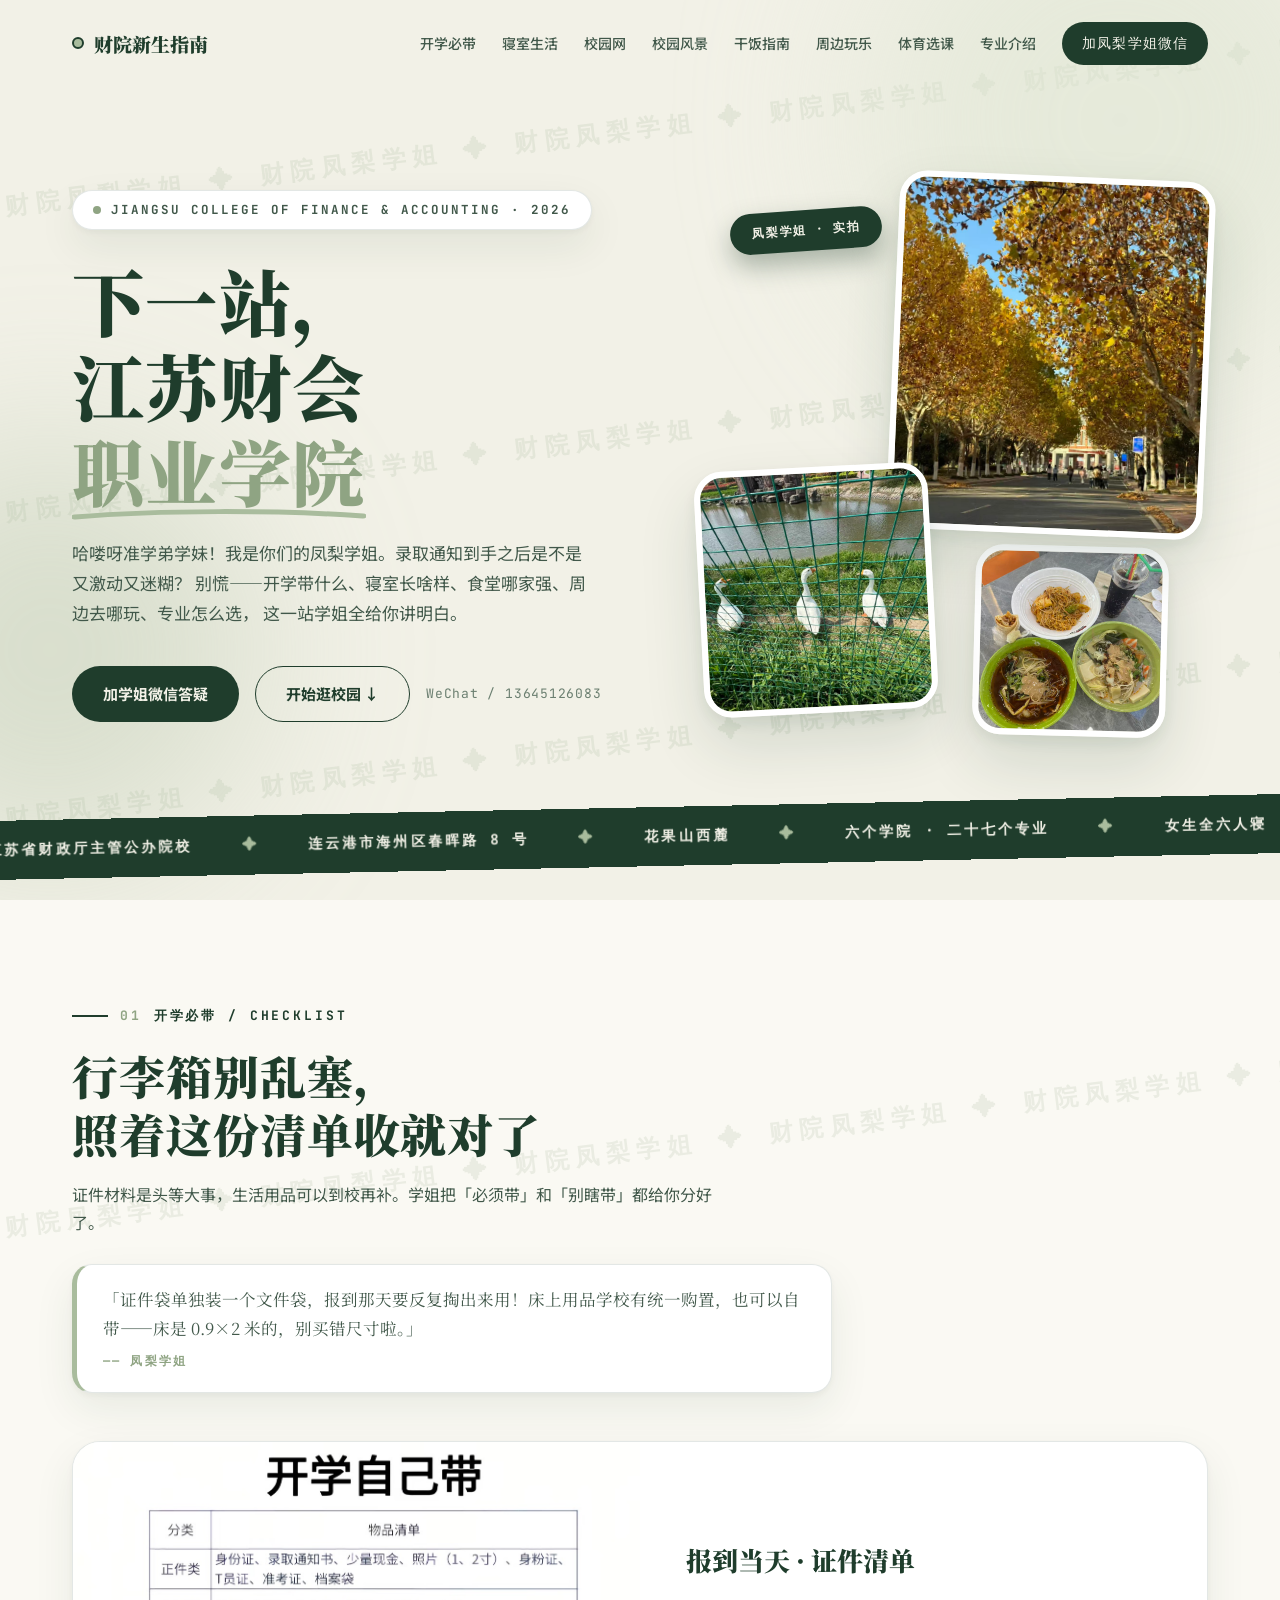
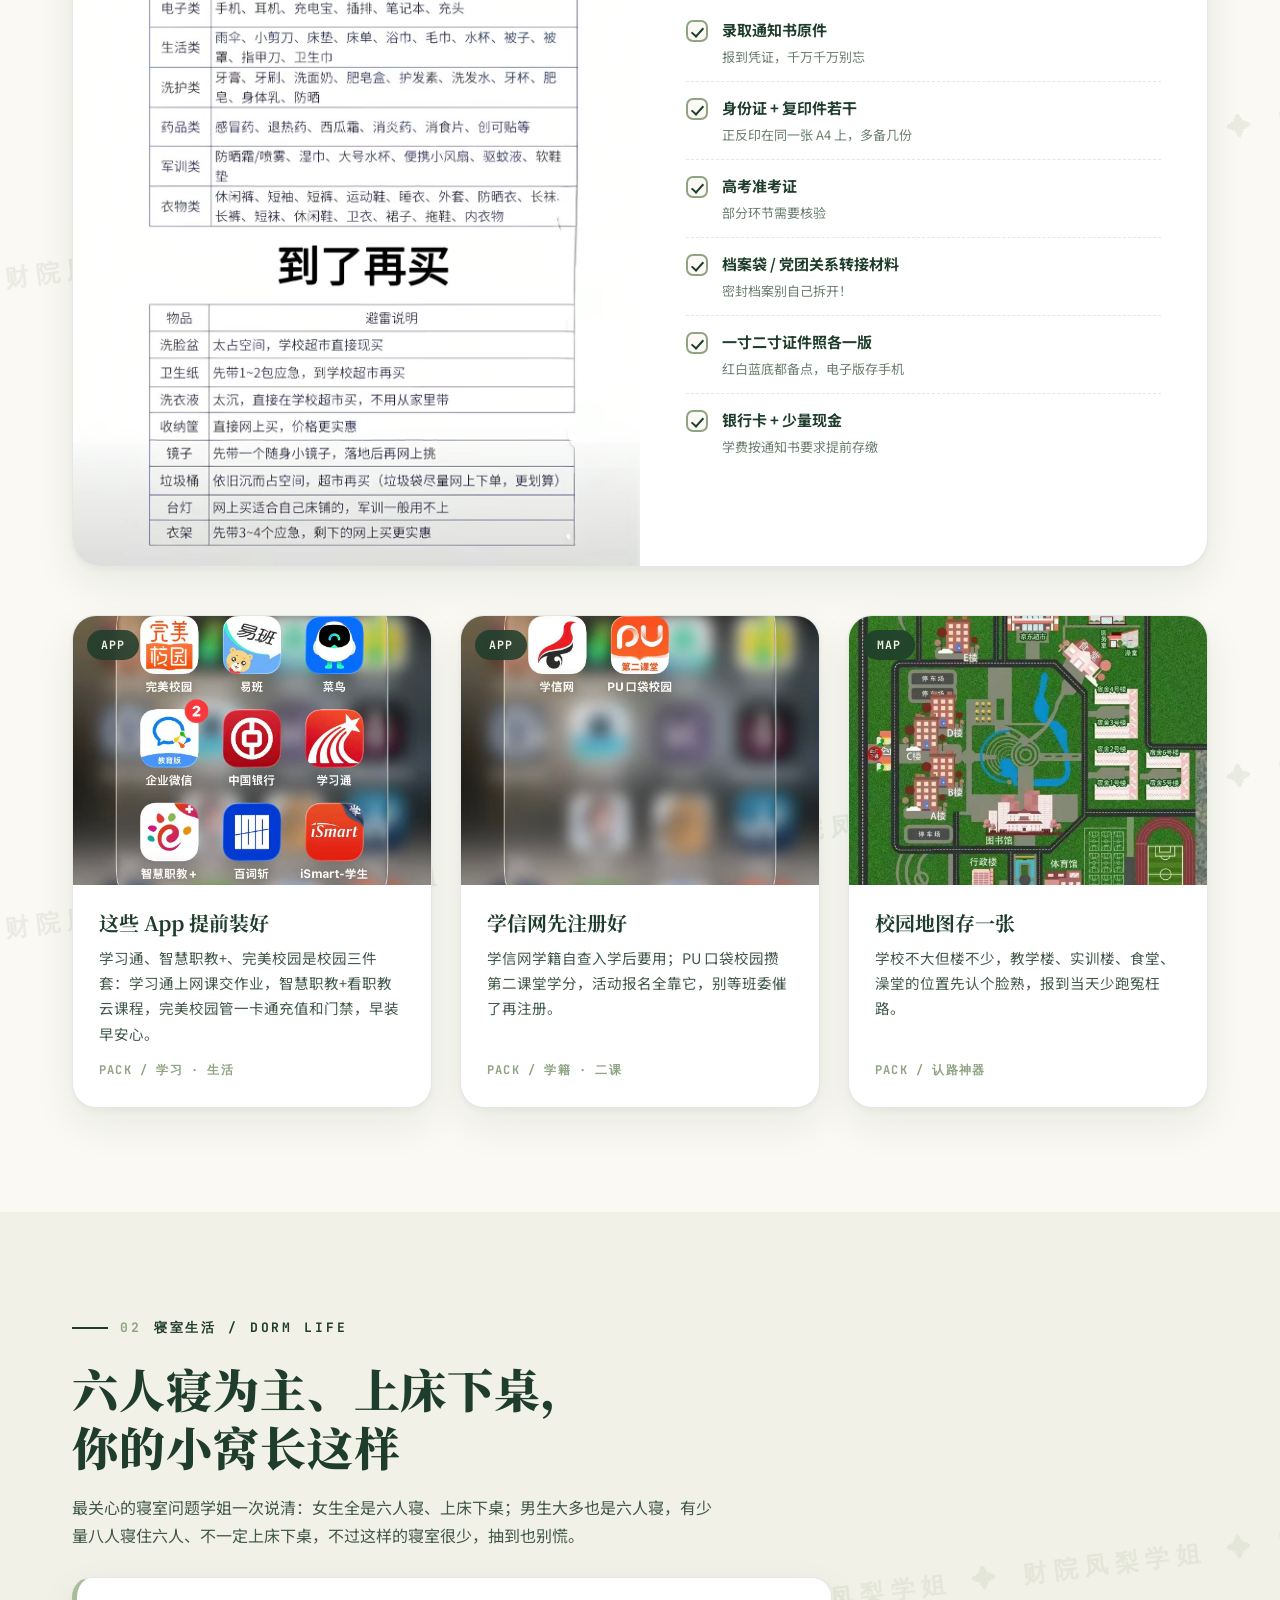
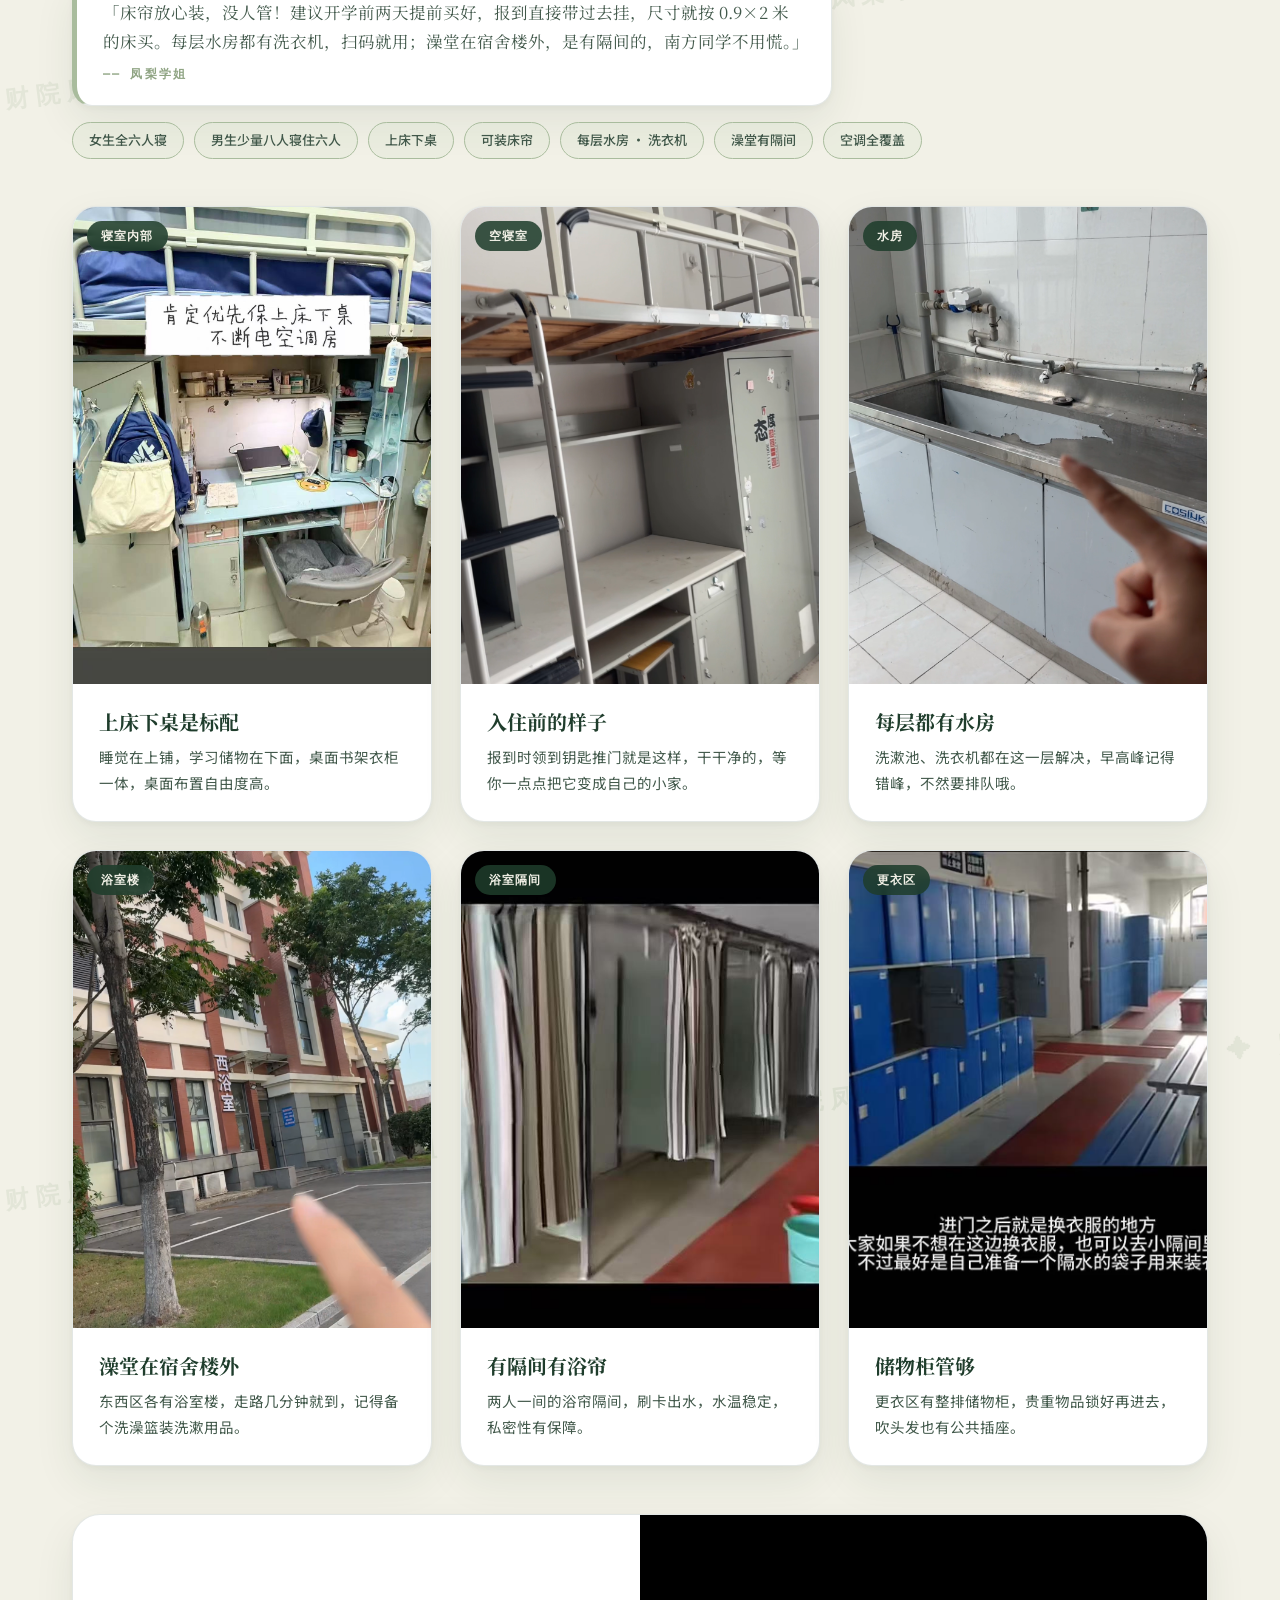
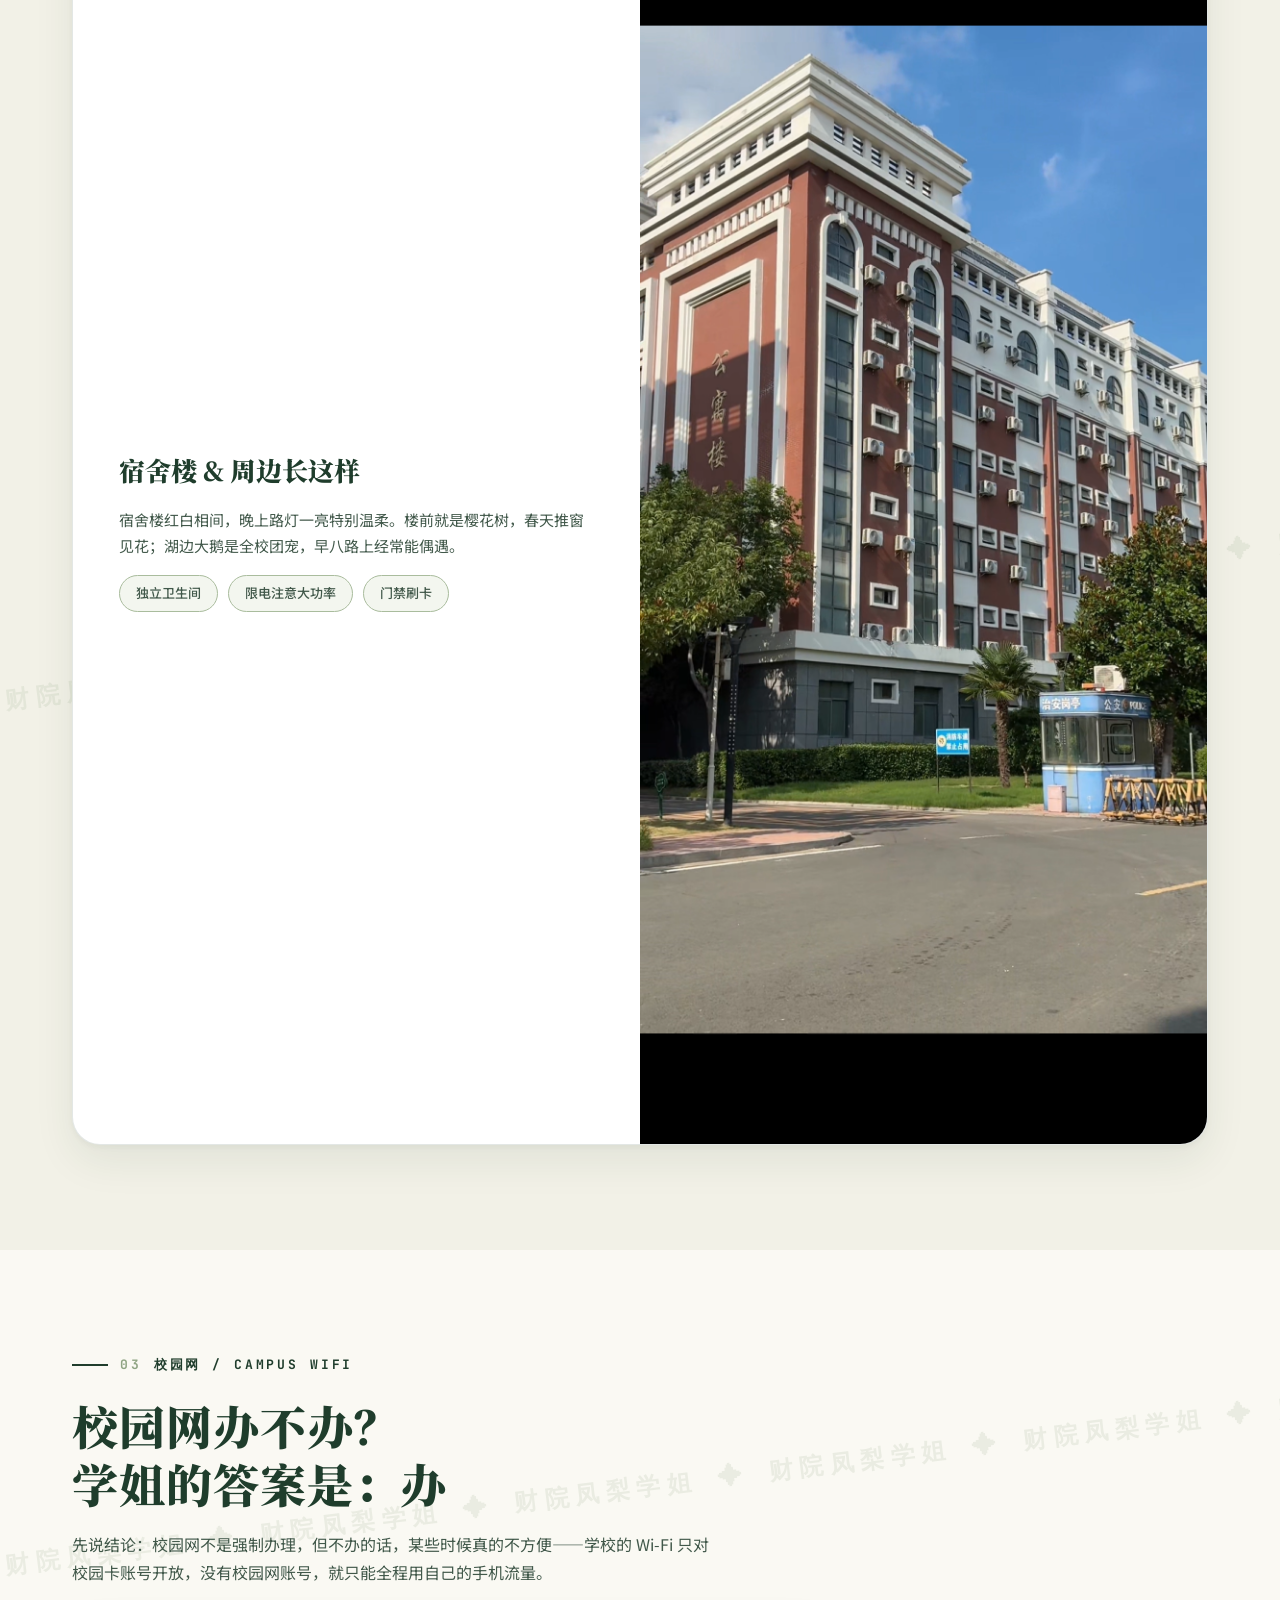
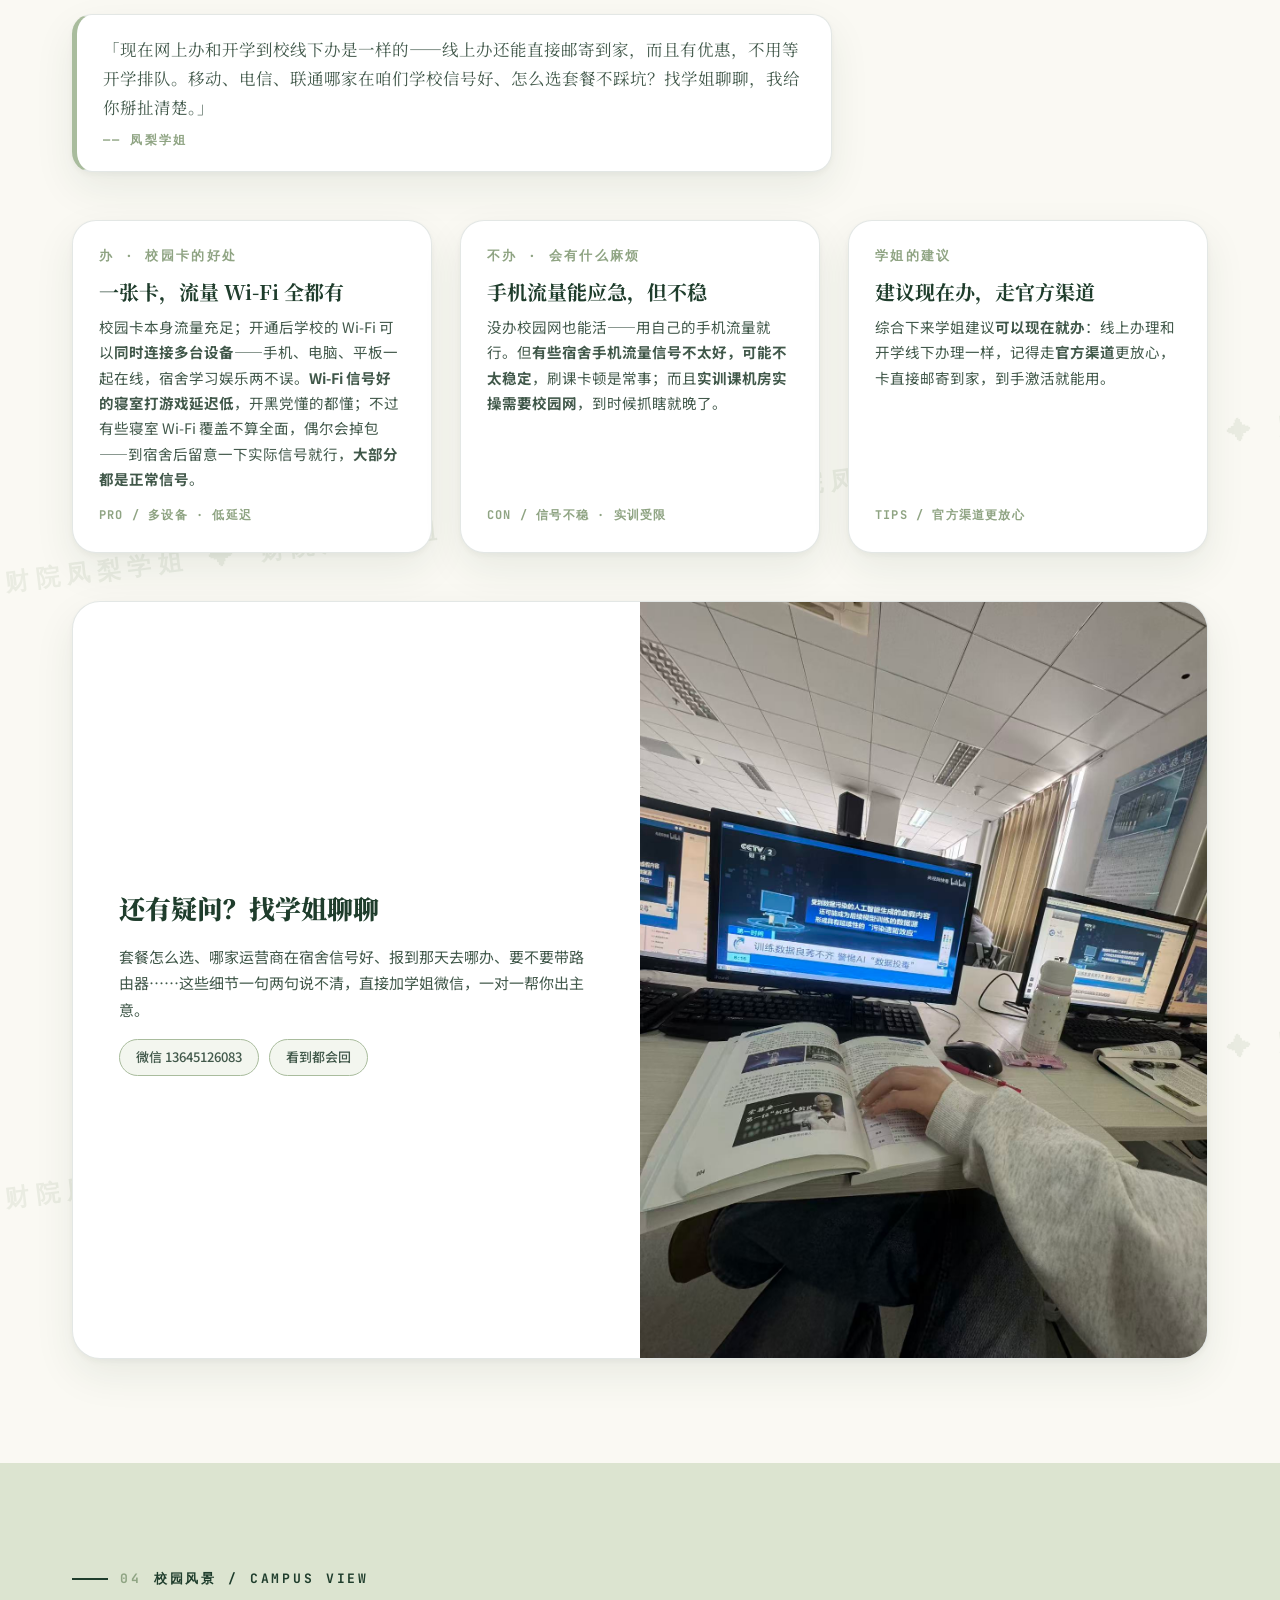
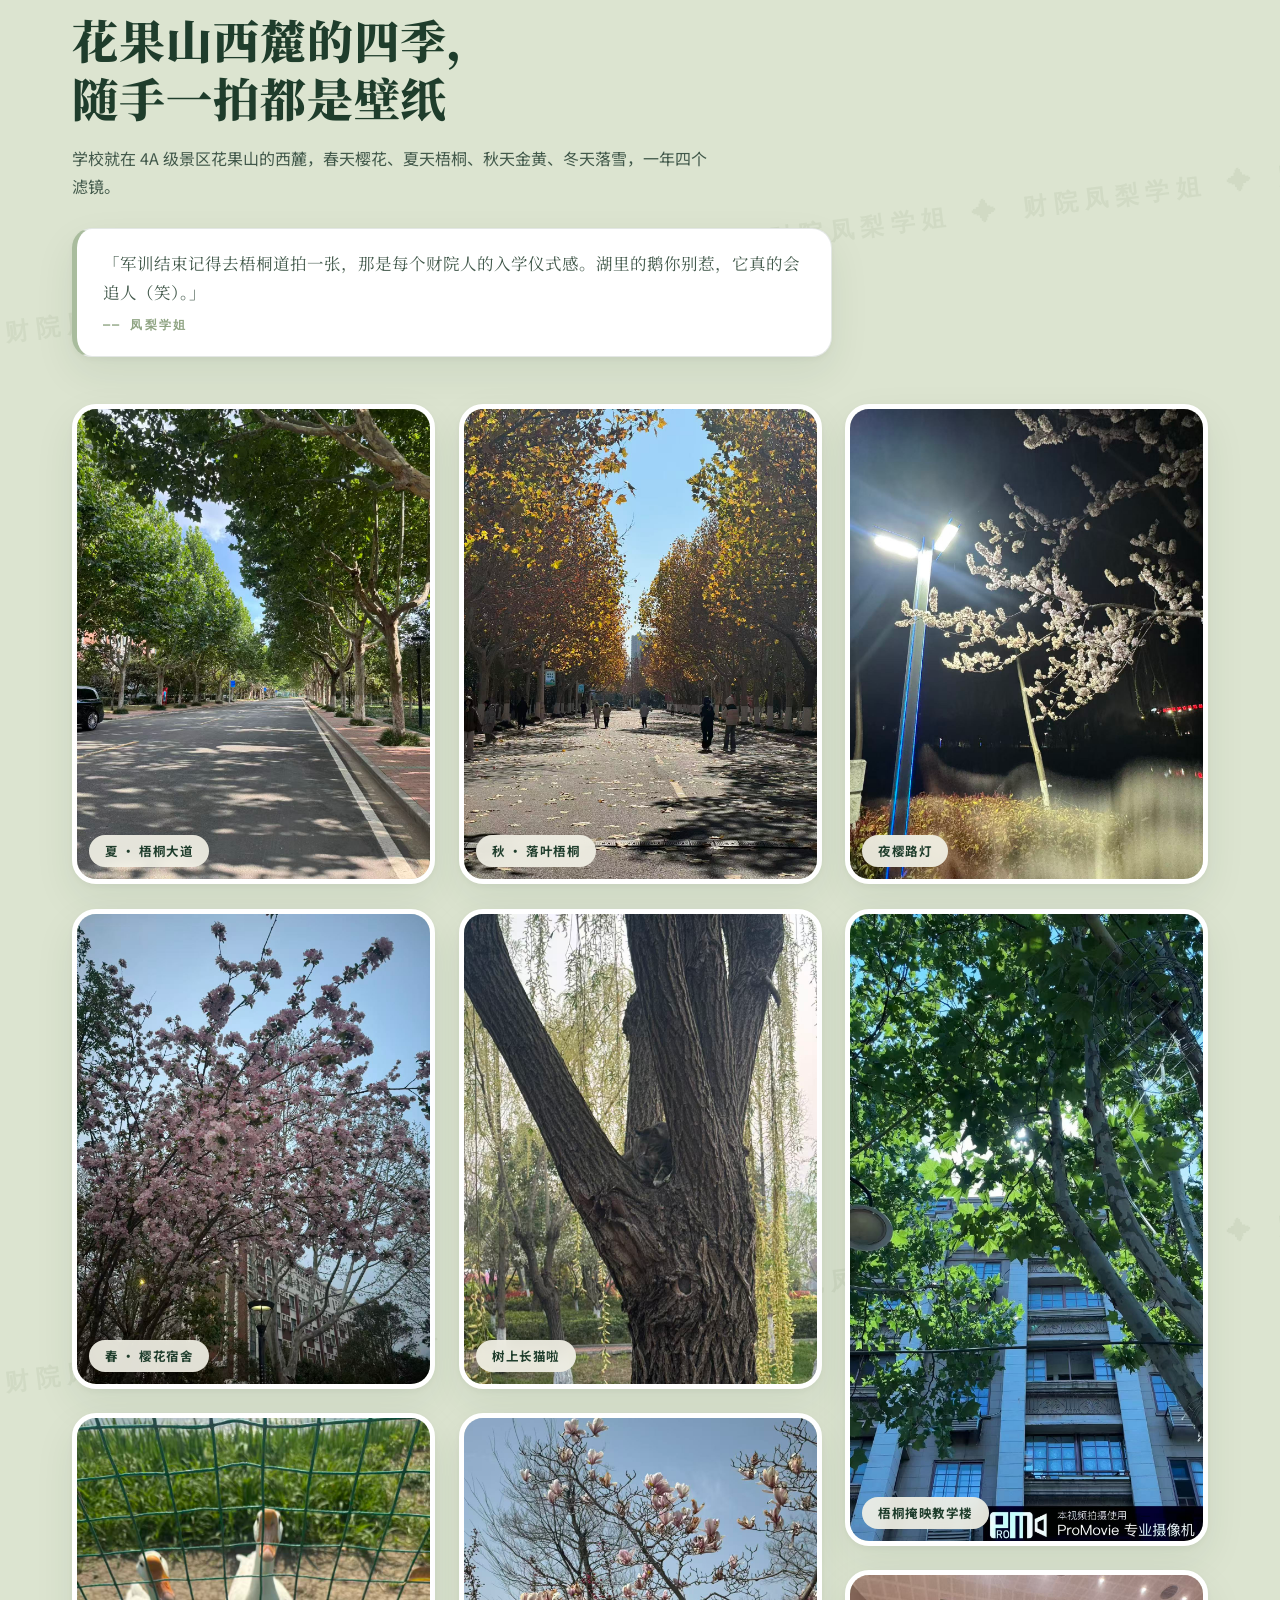
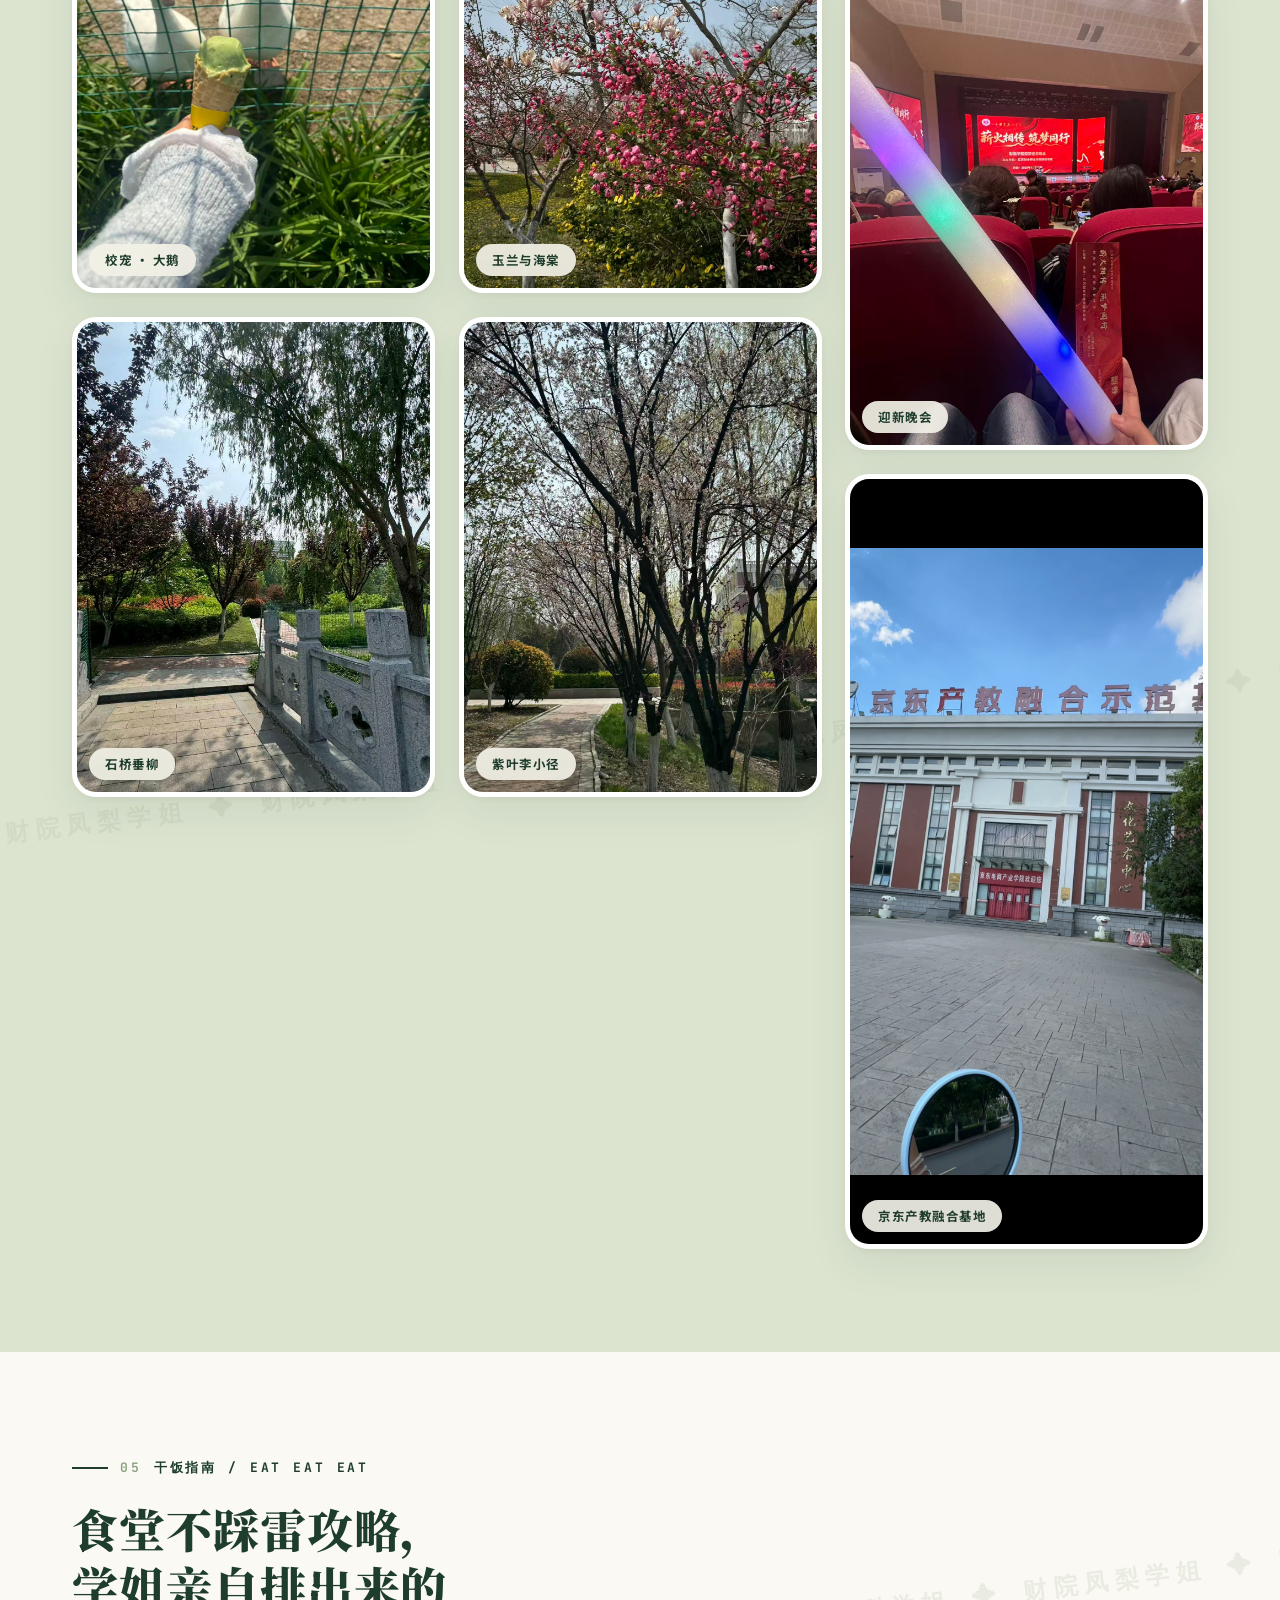
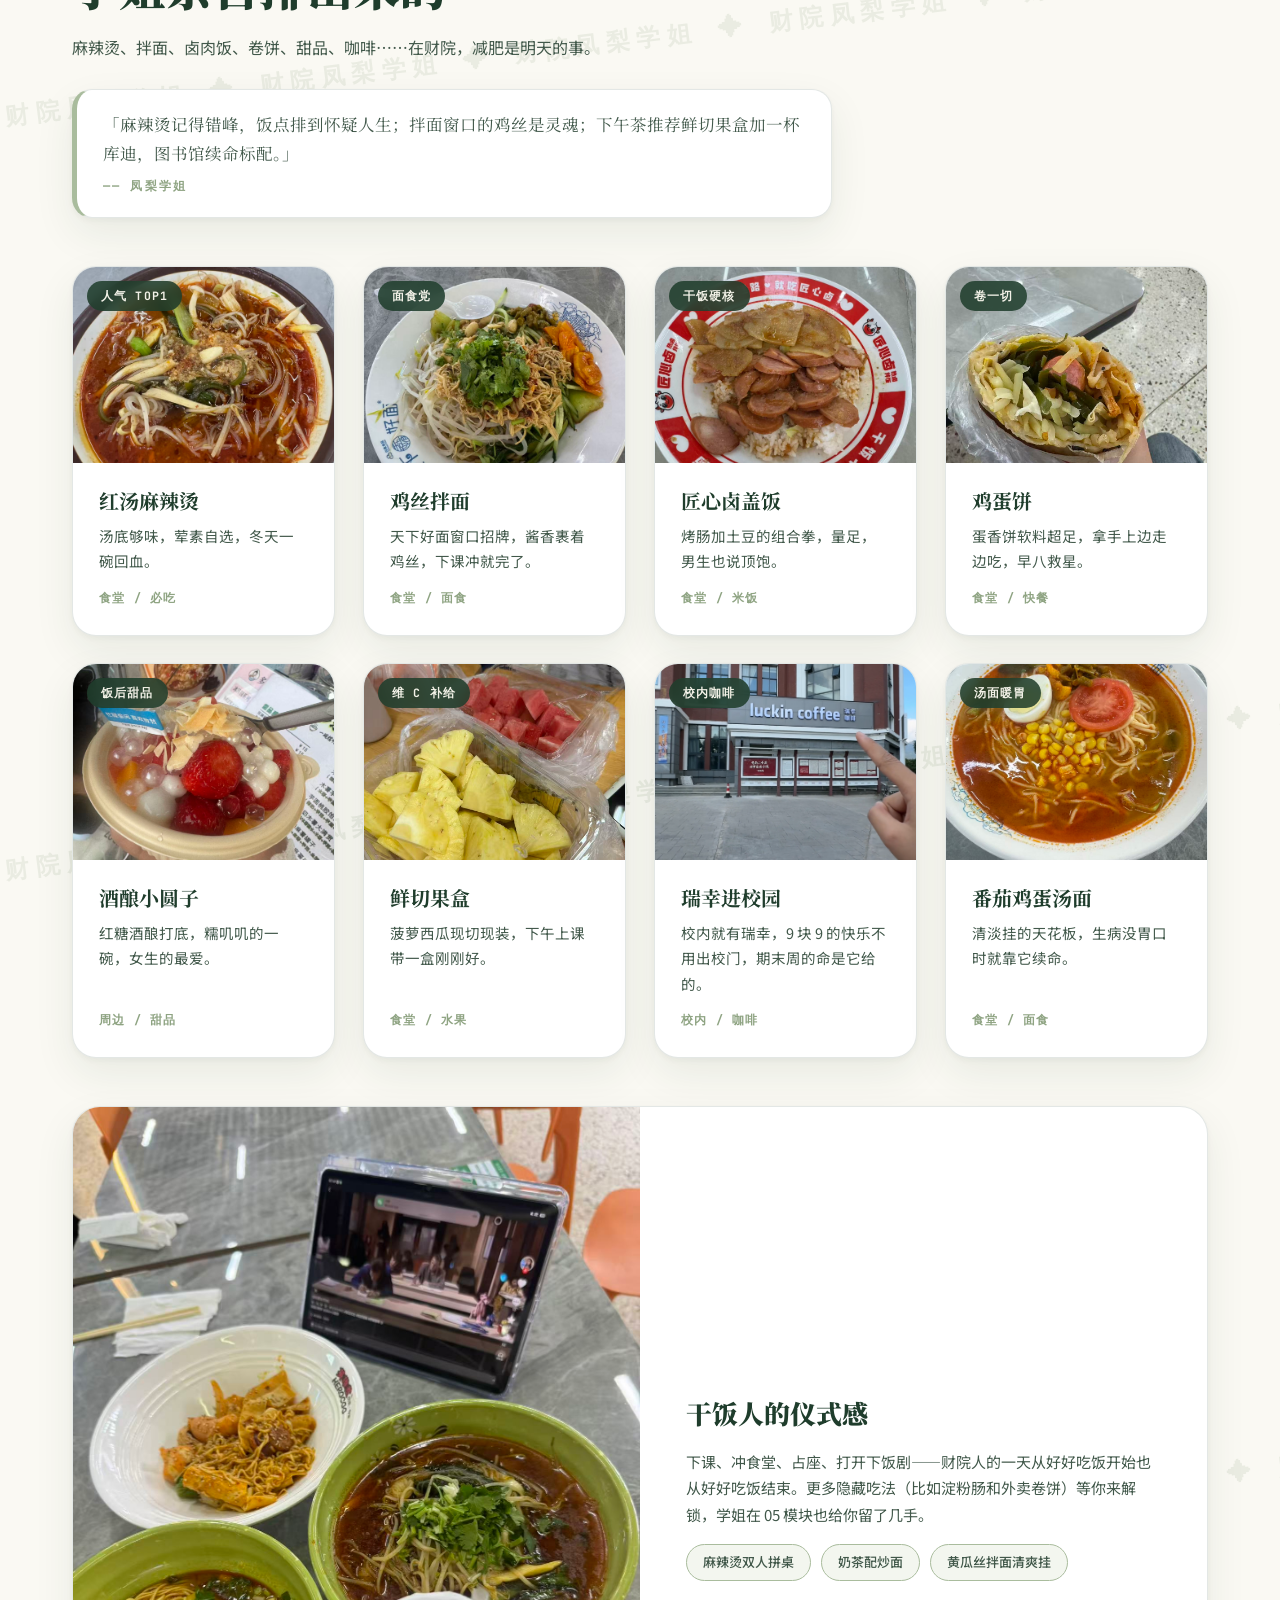
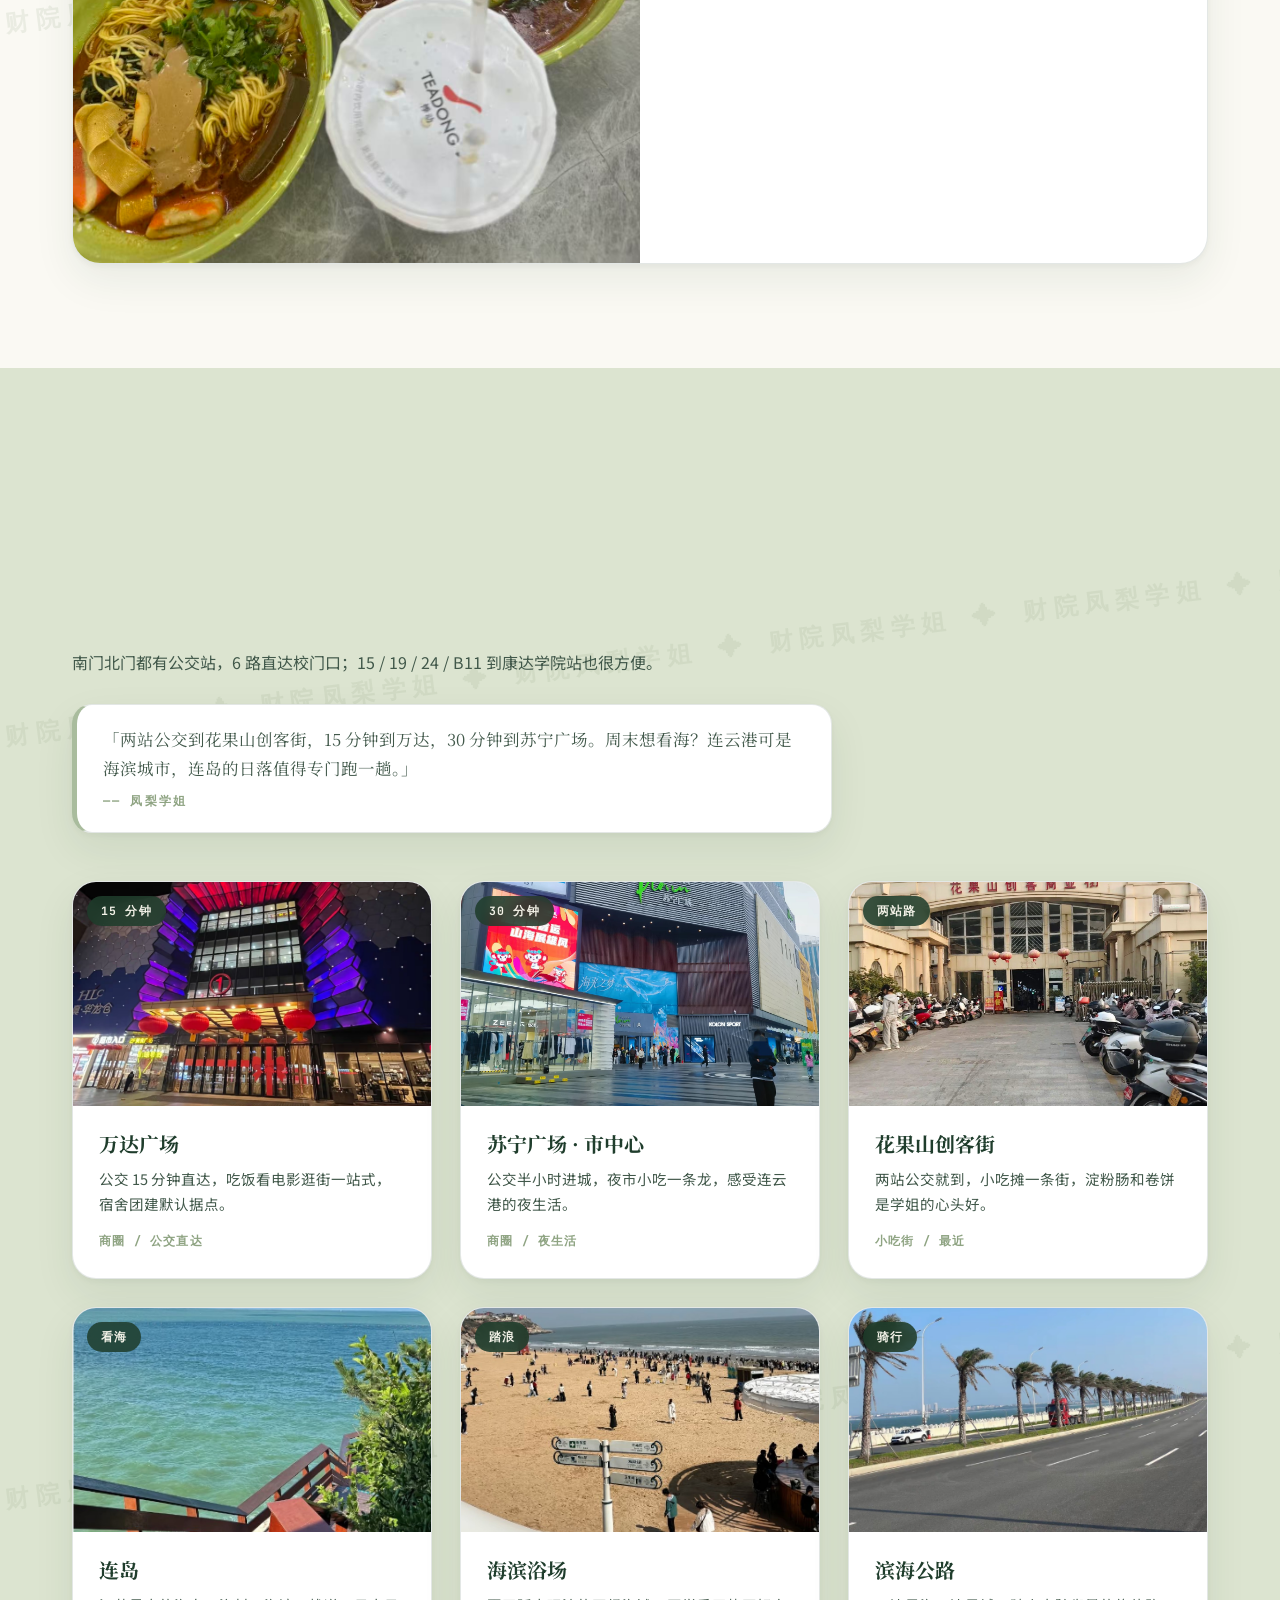
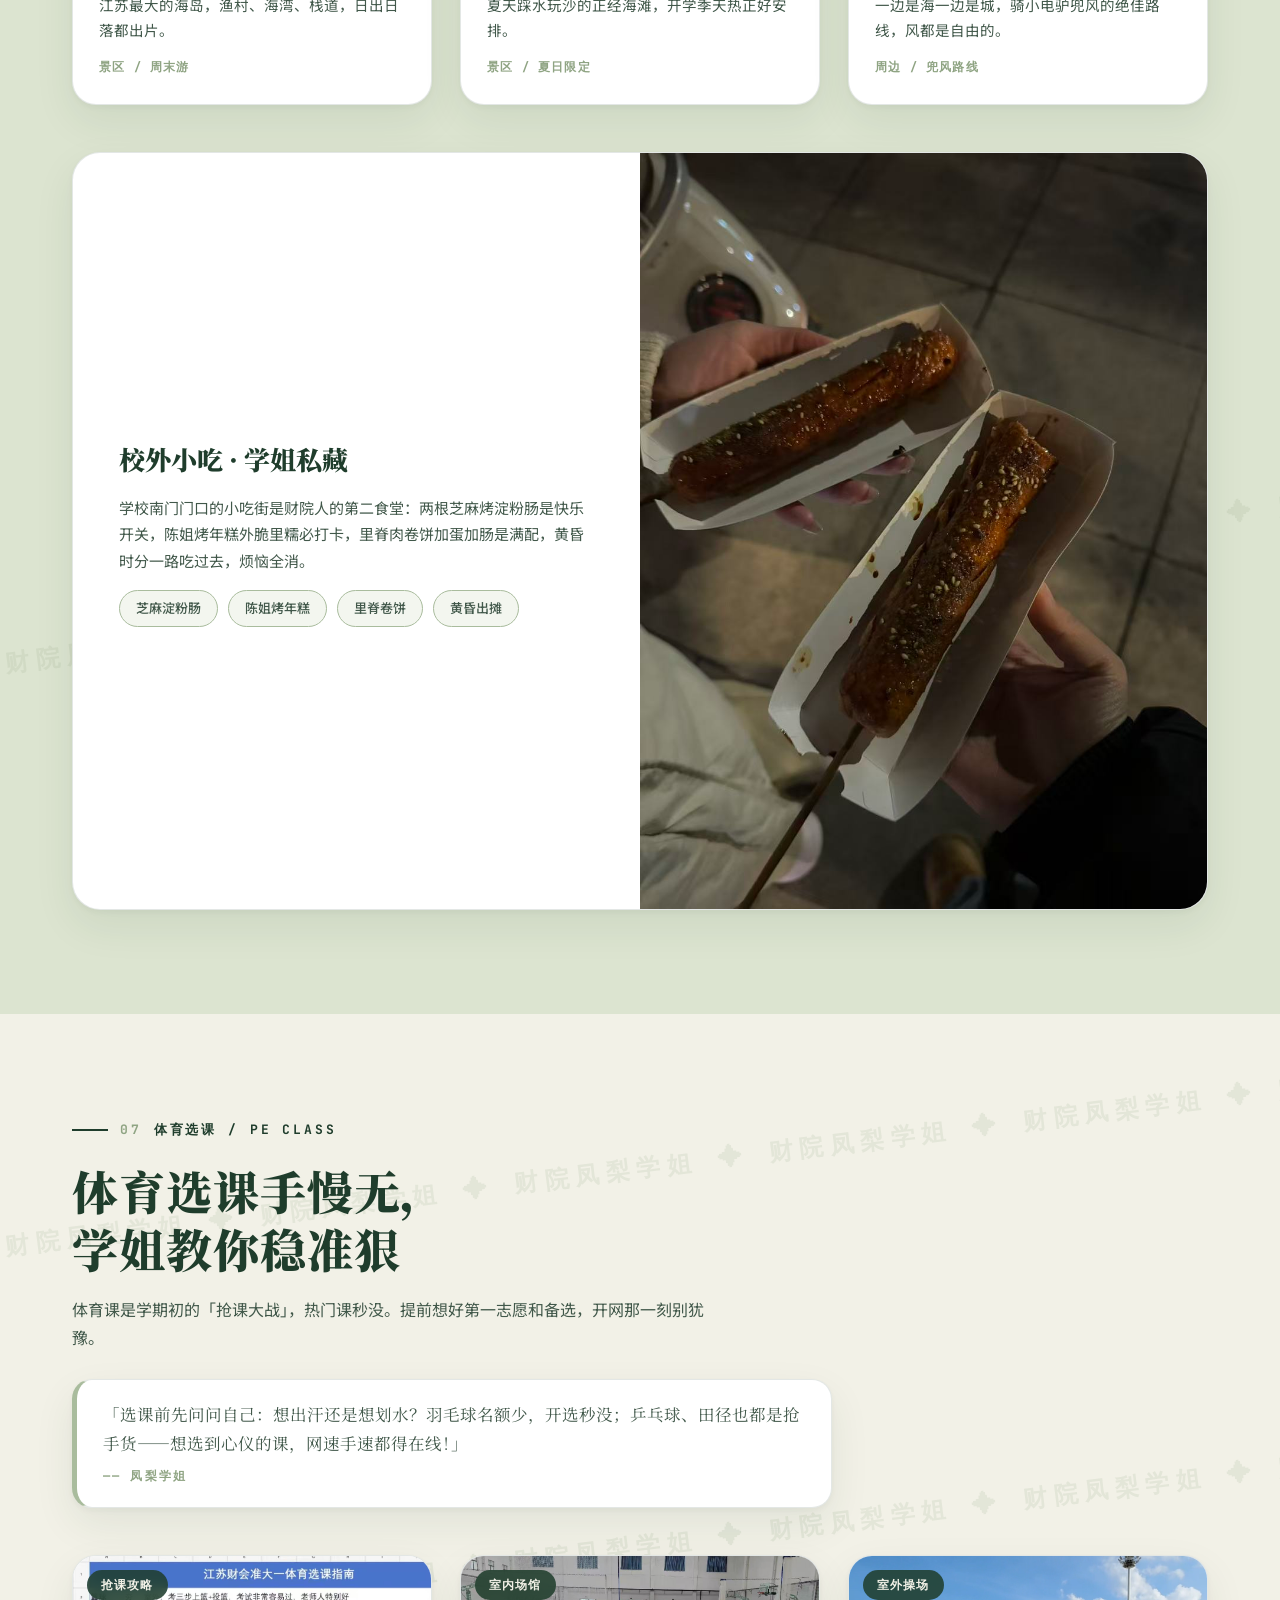
<file: index.html>
<!DOCTYPE html>
<html lang="zh-CN">
<head>
  <meta charset="UTF-8" />
  <meta name="viewport" content="width=device-width, initial-scale=1.0" />
  <title>江苏财会新生指南 · 凤梨学姐带你逛校园</title>
  <meta name="description" content="江苏财会职业学院新生指南：开学必带、寝室生活、校园风景、干饭指南、周边吃喝玩乐、体育选课、专业介绍，凤梨学姐一站式讲清楚。" />
  <link rel="preconnect" href="https://fonts.googleapis.com" />
  <link rel="preconnect" href="https://fonts.gstatic.com" crossorigin />
  <link href="https://fonts.googleapis.com/css2?family=Noto+Serif+SC:wght@700;900&family=Noto+Sans+SC:wght@400;500;700&family=JetBrains+Mono:wght@500;700&display=swap" rel="stylesheet" />
  <link rel="stylesheet" href="assets/css/style.css" />
</head>
<body>

  <!-- ============ 导航 ============ -->
  <header class="nav">
    <div class="container nav-inner">
      <a class="nav-logo" href="#top"><span class="dot"></span>财院新生指南</a>
      <nav class="nav-links">
        <a href="#sec-01">开学必带</a>
        <a href="#sec-02">寝室生活</a>
        <a href="#sec-03">校园网</a>
        <a href="#sec-04">校园风景</a>
        <a href="#sec-05">干饭指南</a>
        <a href="#sec-06">周边玩乐</a>
        <a href="#sec-07">体育选课</a>
        <a href="#sec-08">专业介绍</a>
        <a class="nav-cta" href="#finale">加凤梨学姐微信</a>
      </nav>
    </div>
  </header>

  <!-- ============ Hero ============ -->
  <section class="hero" id="top">
    <div class="hero-bg-blob b1"></div>
    <div class="hero-bg-blob b2"></div>
    <div class="container">
      <div class="hero-grid">
        <div>
          <span class="hero-tag reveal"><span class="pulse"></span>JIANGSU COLLEGE OF FINANCE &amp; ACCOUNTING · 2026</span>
          <h1 class="hero-title reveal" style="--d:.08s">
            下一站，<br />江苏财会<span class="accent">职业学院<svg viewBox="0 0 200 12" preserveAspectRatio="none"><path d="M2 9 C 60 2, 140 2, 198 8" fill="none" stroke="#A9BC9D" stroke-width="5" stroke-linecap="round"/></svg></span>
          </h1>
          <p class="hero-desc reveal" style="--d:.16s">
            哈喽呀准学弟学妹！我是你们的凤梨学姐。录取通知到手之后是不是又激动又迷糊？
            别慌——开学带什么、寝室长啥样、食堂哪家强、周边去哪玩、专业怎么选，
            这一站学姐全给你讲明白。
          </p>
          <div class="hero-actions reveal" style="--d:.24s">
            <a class="btn btn-primary" href="#finale">加学姐微信答疑</a>
            <a class="btn btn-ghost" href="#sec-01">开始逛校园 ↓</a>
            <span class="hero-wx">WeChat / 13645126083</span>
          </div>
        </div>
        <div class="hero-collage reveal" style="--d:.2s">
          <span class="collage-badge">凤梨学姐 · 实拍</span>
          <div class="collage-card c1"><img src="assets/img/wutong-building.jpg" alt="金黄梧桐道尽头的教学楼" /></div>
          <div class="collage-card c2"><img src="assets/img/goose2.jpg" alt="湖畔大白鹅" /></div>
          <div class="collage-card c3"><img src="assets/img/food-malatang.jpg" alt="食堂麻辣烫" /></div>
        </div>
      </div>
    </div>

    <!-- 跑马灯 -->
    <div class="marquee">
      <div class="marquee-track">
        <span>江苏省财政厅主管公办院校</span>
        <span>连云港市海州区春晖路 8 号</span>
        <span>花果山西麓</span>
        <span>六个学院 · 二十七个专业</span>
        <span>女生全六人寝 · 上床下桌</span>
        <span>招生热线 0518-85899706</span>
      </div>
    </div>
  </section>

  <!-- ============ 01 开学必带 ============ -->
  <section class="section tint-soft" id="sec-01">
    <div class="container">
      <span class="eyebrow reveal"><span class="num">01</span>开学必带 / CHECKLIST</span>
      <h2 class="section-title reveal" style="--d:.06s">行李箱别乱塞，<br />照着这份清单收就对了</h2>
      <p class="section-sub reveal" style="--d:.12s">证件材料是头等大事，生活用品可以到校再补。学姐把「必须带」和「别瞎带」都给你分好了。</p>
      <div class="sis-note reveal" style="--d:.18s">
        「证件袋单独装一个文件袋，报到那天要反复掏出来用！床上用品学校有统一购置，也可以自带——床是 0.9×2 米的，别买错尺寸啦。」
        <span class="sig">—— 凤梨学姐</span>
      </div>

      <div class="feature reveal">
        <div class="f-img"><img src="assets/img/checklist.jpg" alt="开学物品清单攻略图" /></div>
        <div class="f-body">
          <h3>报到当天 · 证件清单</h3>
          <ul class="check-list">
            <li><span class="box"></span><div><b>录取通知书原件</b><small>报到凭证，千万千万别忘</small></div></li>
            <li><span class="box"></span><div><b>身份证 + 复印件若干</b><small>正反印在同一张 A4 上，多备几份</small></div></li>
            <li><span class="box"></span><div><b>高考准考证</b><small>部分环节需要核验</small></div></li>
            <li><span class="box"></span><div><b>档案袋 / 党团关系转接材料</b><small>密封档案别自己拆开！</small></div></li>
            <li><span class="box"></span><div><b>一寸二寸证件照各一版</b><small>红白蓝底都备点，电子版存手机</small></div></li>
            <li><span class="box"></span><div><b>银行卡 + 少量现金</b><small>学费按通知书要求提前存缴</small></div></li>
          </ul>
        </div>
      </div>

      <div class="grid cols-3">
        <div class="card reveal">
          <div class="card-img"><span class="chip">APP</span><img src="assets/img/apps1.jpg" alt="校园必备 App 合集一" /></div>
          <div class="card-body">
            <h3 class="card-title">这些 App 提前装好</h3>
            <p class="card-text">学习通、智慧职教+、完美校园是校园三件套：学习通上网课交作业，智慧职教+看职教云课程，完美校园管一卡通充值和门禁，早装早安心。</p>
            <div class="card-meta">PACK / 学习 · 生活</div>
          </div>
        </div>
        <div class="card reveal" style="--d:.08s">
          <div class="card-img"><span class="chip">APP</span><img src="assets/img/apps2.jpg" alt="学信网与 PU 口袋校园" /></div>
          <div class="card-body">
            <h3 class="card-title">学信网先注册好</h3>
            <p class="card-text">学信网学籍自查入学后要用；PU 口袋校园攒第二课堂学分，活动报名全靠它，别等班委催了再注册。</p>
            <div class="card-meta">PACK / 学籍 · 二课</div>
          </div>
        </div>
        <div class="card reveal" style="--d:.16s">
          <div class="card-img"><span class="chip">MAP</span><img src="assets/img/map.jpg" alt="校园平面导览地图" /></div>
          <div class="card-body">
            <h3 class="card-title">校园地图存一张</h3>
            <p class="card-text">学校不大但楼不少，教学楼、实训楼、食堂、澡堂的位置先认个脸熟，报到当天少跑冤枉路。</p>
            <div class="card-meta">PACK / 认路神器</div>
          </div>
        </div>
      </div>
    </div>
  </section>

  <!-- ============ 02 寝室生活 ============ -->
  <section class="section" id="sec-02">
    <div class="container">
      <span class="eyebrow reveal"><span class="num">02</span>寝室生活 / DORM LIFE</span>
      <h2 class="section-title reveal" style="--d:.06s">六人寝为主、上床下桌，<br />你的小窝长这样</h2>
      <p class="section-sub reveal" style="--d:.12s">最关心的寝室问题学姐一次说清：女生全是六人寝、上床下桌；男生大多也是六人寝，有少量八人寝住六人、不一定上床下桌，不过这样的寝室很少，抽到也别慌。</p>
      <div class="sis-note reveal" style="--d:.18s">
        「床帘放心装，没人管！建议开学前两天提前买好，报到直接带过去挂，尺寸就按 0.9×2 米的床买。每层水房都有洗衣机，扫码就用；澡堂在宿舍楼外，是有隔间的，南方同学不用慌。」
        <span class="sig">—— 凤梨学姐</span>
      </div>

      <div class="tags reveal">
        <span class="tag">女生全六人寝</span>
        <span class="tag">男生少量八人寝住六人</span>
        <span class="tag">上床下桌</span>
        <span class="tag">可装床帘</span>
        <span class="tag">每层水房 · 洗衣机</span>
        <span class="tag">澡堂有隔间</span>
        <span class="tag">空调全覆盖</span>
      </div>

      <div class="grid cols-3">
        <div class="card reveal">
          <div class="card-img tall"><span class="chip">寝室内部</span><img src="assets/img/dorm-desk.jpg" alt="宿舍上床下桌" /></div>
          <div class="card-body">
            <h3 class="card-title">上床下桌是标配</h3>
            <p class="card-text">睡觉在上铺，学习储物在下面，桌面书架衣柜一体，桌面布置自由度高。</p>
          </div>
        </div>
        <div class="card reveal" style="--d:.08s">
          <div class="card-img tall"><span class="chip">空寝室</span><img src="assets/img/dorm-empty.png" alt="空寝室上床下桌" /></div>
          <div class="card-body">
            <h3 class="card-title">入住前的样子</h3>
            <p class="card-text">报到时领到钥匙推门就是这样，干干净的，等你一点点把它变成自己的小家。</p>
          </div>
        </div>
        <div class="card reveal" style="--d:.16s">
          <div class="card-img tall"><span class="chip">水房</span><img src="assets/img/water-room.png" alt="宿舍水房洗漱池" /></div>
          <div class="card-body">
            <h3 class="card-title">每层都有水房</h3>
            <p class="card-text">洗漱池、洗衣机都在这一层解决，早高峰记得错峰，不然要排队哦。</p>
          </div>
        </div>
        <div class="card reveal">
          <div class="card-img tall"><span class="chip">浴室楼</span><img src="assets/img/bath-building.png" alt="西浴室楼" /></div>
          <div class="card-body">
            <h3 class="card-title">澡堂在宿舍楼外</h3>
            <p class="card-text">东西区各有浴室楼，走路几分钟就到，记得备个洗澡篮装洗漱用品。</p>
          </div>
        </div>
        <div class="card reveal" style="--d:.08s">
          <div class="card-img tall"><span class="chip">浴室隔间</span><img src="assets/img/bath-room.jpg" alt="公共浴室浴帘隔间" /></div>
          <div class="card-body">
            <h3 class="card-title">有隔间有浴帘</h3>
            <p class="card-text">两人一间的浴帘隔间，刷卡出水，水温稳定，私密性有保障。</p>
          </div>
        </div>
        <div class="card reveal" style="--d:.16s">
          <div class="card-img tall"><span class="chip">更衣区</span><img src="assets/img/bath-locker.jpg" alt="浴室储物柜更衣区" /></div>
          <div class="card-body">
            <h3 class="card-title">储物柜管够</h3>
            <p class="card-text">更衣区有整排储物柜，贵重物品锁好再进去，吹头发也有公共插座。</p>
          </div>
        </div>
      </div>

      <div class="feature reveal">
        <div class="f-body">
          <h3>宿舍楼 & 周边长这样</h3>
          <p>宿舍楼红白相间，晚上路灯一亮特别温柔。楼前就是樱花树，春天推窗见花；湖边大鹅是全校团宠，早八路上经常能偶遇。</p>
          <div class="tags">
            <span class="tag">独立卫生间</span>
            <span class="tag">限电注意大功率</span>
            <span class="tag">门禁刷卡</span>
          </div>
        </div>
        <div class="f-img"><img src="assets/img/dorm-building.png" alt="宿舍楼外观" /></div>
      </div>
    </div>
  </section>

  <!-- ============ 03 校园网 ============ -->
  <section class="section tint-soft" id="sec-03">
    <div class="container">
      <span class="eyebrow reveal"><span class="num">03</span>校园网 / CAMPUS WIFI</span>
      <h2 class="section-title reveal" style="--d:.06s">校园网办不办？<br />学姐的答案是：办</h2>
      <p class="section-sub reveal" style="--d:.12s">先说结论：校园网不是强制办理，但不办的话，某些时候真的不方便——学校的 Wi-Fi 只对校园卡账号开放，没有校园网账号，就只能全程用自己的手机流量。</p>
      <div class="sis-note reveal" style="--d:.18s">
        「现在网上办和开学到校线下办是一样的——线上办还能直接邮寄到家，而且有优惠，不用等开学排队。移动、电信、联通哪家在咱们学校信号好、怎么选套餐不踩坑？找学姐聊聊，我给你掰扯清楚。」
        <span class="sig">—— 凤梨学姐</span>
      </div>

      <div class="grid cols-3">
        <div class="card reveal">
          <div class="card-body">
            <div class="idx" style="font-family:var(--font-mono);font-size:13px;font-weight:700;letter-spacing:0.18em;color:var(--green-deep);margin-bottom:10px;">办 · 校园卡的好处</div>
            <h3 class="card-title">一张卡，流量 Wi-Fi 全都有</h3>
            <p class="card-text">校园卡本身流量充足；开通后学校的 Wi-Fi 可以<b>同时连接多台设备</b>——手机、电脑、平板一起在线，宿舍学习娱乐两不误。<b>Wi-Fi 信号好的寝室打游戏延迟低</b>，开黑党懂的都懂；不过有些寝室 Wi-Fi 覆盖不算全面，偶尔会掉包——到宿舍后留意一下实际信号就行，<b>大部分都是正常信号</b>。</p>
            <div class="card-meta">PRO / 多设备 · 低延迟</div>
          </div>
        </div>
        <div class="card reveal" style="--d:.08s">
          <div class="card-body">
            <div class="idx" style="font-family:var(--font-mono);font-size:13px;font-weight:700;letter-spacing:0.18em;color:var(--green-deep);margin-bottom:10px;">不办 · 会有什么麻烦</div>
            <h3 class="card-title">手机流量能应急，但不稳</h3>
            <p class="card-text">没办校园网也能活——用自己的手机流量就行。但<b>有些宿舍手机流量信号不太好，可能不太稳定</b>，刷课卡顿是常事；而且<b>实训课机房实操需要校园网</b>，到时候抓瞎就晚了。</p>
            <div class="card-meta">CON / 信号不稳 · 实训受限</div>
          </div>
        </div>
        <div class="card reveal" style="--d:.16s">
          <div class="card-body">
            <div class="idx" style="font-family:var(--font-mono);font-size:13px;font-weight:700;letter-spacing:0.18em;color:var(--green-deep);margin-bottom:10px;">学姐的建议</div>
            <h3 class="card-title">建议现在办，走官方渠道</h3>
            <p class="card-text">综合下来学姐建议<b>可以现在就办</b>：线上办理和开学线下办理一样，记得走<b>官方渠道</b>更放心，卡直接邮寄到家，到手激活就能用。</p>
            <div class="card-meta">TIPS / 官方渠道更放心</div>
          </div>
        </div>
      </div>

      <div class="feature reveal">
        <div class="f-body">
          <h3>还有疑问？找学姐聊聊</h3>
          <p>套餐怎么选、哪家运营商在宿舍信号好、报到那天去哪办、要不要带路由器……这些细节一句两句说不清，直接加学姐微信，一对一帮你出主意。</p>
          <div class="tags">
            <span class="tag">微信 13645126083</span>
            <span class="tag">看到都会回</span>
          </div>
        </div>
        <div class="f-img"><img src="assets/img/computer-room.jpg" alt="实训机房上课场景" /></div>
      </div>
    </div>
  </section>

  <!-- ============ 04 校园风景 ============ -->
  <section class="section tint" id="sec-04">
    <div class="container">
      <span class="eyebrow reveal"><span class="num">04</span>校园风景 / CAMPUS VIEW</span>
      <h2 class="section-title reveal" style="--d:.06s">花果山西麓的四季，<br />随手一拍都是壁纸</h2>
      <p class="section-sub reveal" style="--d:.12s">学校就在 4A 级景区花果山的西麓，春天樱花、夏天梧桐、秋天金黄、冬天落雪，一年四个滤镜。</p>
      <div class="sis-note reveal" style="--d:.18s">
        「军训结束记得去梧桐道拍一张，那是每个财院人的入学仪式感。湖里的鹅你别惹，它真的会追人（笑）。」
        <span class="sig">—— 凤梨学姐</span>
      </div>

      <div class="masonry">
        <div class="m-item reveal"><img src="assets/img/wutong-summer.jpg" alt="夏日梧桐林荫大道" /><span class="cap">夏 · 梧桐大道</span></div>
        <div class="m-item reveal"><img src="assets/img/sakura-dorm.jpg" alt="樱花树与宿舍楼" /><span class="cap">春 · 樱花宿舍</span></div>
        <div class="m-item reveal"><img src="assets/img/goose1.jpg" alt="围栏里的大白鹅" /><span class="cap">校宠 · 大鹅</span></div>
        <div class="m-item reveal"><img src="assets/img/bridge.jpg" alt="石桥垂柳绿地" /><span class="cap">石桥垂柳</span></div>
        <div class="m-item reveal"><img src="assets/img/wutong-autumn.jpg" alt="深秋落叶梧桐道" /><span class="cap">秋 · 落叶梧桐</span></div>
        <div class="m-item reveal"><img src="assets/img/cat-tree.jpg" alt="柳树上趴着的猫" /><span class="cap">树上长猫啦</span></div>
        <div class="m-item reveal"><img src="assets/img/flowers.jpg" alt="玉兰花与海棠花丛" /><span class="cap">玉兰与海棠</span></div>
        <div class="m-item reveal"><img src="assets/img/path-flowers.jpg" alt="紫叶李花小径" /><span class="cap">紫叶李小径</span></div>
        <div class="m-item reveal"><img src="assets/img/sakura-night.jpg" alt="夜路灯下的樱花" /><span class="cap">夜樱路灯</span></div>
        <div class="m-item reveal"><img src="assets/img/wutong-up.jpg" alt="仰拍梧桐掩映教学楼" /><span class="cap">梧桐掩映教学楼</span></div>
        <div class="m-item reveal"><img src="assets/img/gala.jpg" alt="迎新送老晚会" /><span class="cap">迎新晚会</span></div>
        <div class="m-item reveal"><img src="assets/img/jd-building.png" alt="京东产教融合示范基地" /><span class="cap">京东产教融合基地</span></div>
      </div>
    </div>
  </section>

  <!-- ============ 04 干饭指南 ============ -->
  <section class="section tint-soft" id="sec-05">
    <div class="container">
      <span class="eyebrow reveal"><span class="num">05</span>干饭指南 / EAT EAT EAT</span>
      <h2 class="section-title reveal" style="--d:.06s">食堂不踩雷攻略，<br />学姐亲自排出来的</h2>
      <p class="section-sub reveal" style="--d:.12s">麻辣烫、拌面、卤肉饭、卷饼、甜品、咖啡……在财院，减肥是明天的事。</p>
      <div class="sis-note reveal" style="--d:.18s">
        「麻辣烫记得错峰，饭点排到怀疑人生；拌面窗口的鸡丝是灵魂；下午茶推荐鲜切果盒加一杯库迪，图书馆续命标配。」
        <span class="sig">—— 凤梨学姐</span>
      </div>

      <div class="grid cols-4">
        <div class="card reveal">
          <div class="card-img"><span class="chip">人气 TOP1</span><img src="assets/img/food-malatang3.jpg" alt="红汤麻辣烫" /></div>
          <div class="card-body">
            <h3 class="card-title">红汤麻辣烫</h3>
            <p class="card-text">汤底够味，荤素自选，冬天一碗回血。</p>
            <div class="card-meta">食堂 / 必吃</div>
          </div>
        </div>
        <div class="card reveal" style="--d:.08s">
          <div class="card-img"><span class="chip">面食党</span><img src="assets/img/food-noodle1.jpg" alt="鸡丝拌面" /></div>
          <div class="card-body">
            <h3 class="card-title">鸡丝拌面</h3>
            <p class="card-text">天下好面窗口招牌，酱香裹着鸡丝，下课冲就完了。</p>
            <div class="card-meta">食堂 / 面食</div>
          </div>
        </div>
        <div class="card reveal" style="--d:.16s">
          <div class="card-img"><span class="chip">干饭硬核</span><img src="assets/img/food-rice.jpg" alt="烤肠土豆盖饭" /></div>
          <div class="card-body">
            <h3 class="card-title">匠心卤盖饭</h3>
            <p class="card-text">烤肠加土豆的组合拳，量足，男生也说顶饱。</p>
            <div class="card-meta">食堂 / 米饭</div>
          </div>
        </div>
        <div class="card reveal" style="--d:.24s">
          <div class="card-img"><span class="chip">卷一切</span><img src="assets/img/food-wrap.jpg" alt="鸡蛋饼" /></div>
          <div class="card-body">
            <h3 class="card-title">鸡蛋饼</h3>
            <p class="card-text">蛋香饼软料超足，拿手上边走边吃，早八救星。</p>
            <div class="card-meta">食堂 / 快餐</div>
          </div>
        </div>
        <div class="card reveal">
          <div class="card-img"><span class="chip">饭后甜品</span><img src="assets/img/food-dessert.jpg" alt="红糖酒酿小圆子" /></div>
          <div class="card-body">
            <h3 class="card-title">酒酿小圆子</h3>
            <p class="card-text">红糖酒酿打底，糯叽叽的一碗，女生的最爱。</p>
            <div class="card-meta">周边 / 甜品</div>
          </div>
        </div>
        <div class="card reveal" style="--d:.08s">
          <div class="card-img"><span class="chip">维 C 补给</span><img src="assets/img/food-fruit.jpg" alt="鲜切果盒" /></div>
          <div class="card-body">
            <h3 class="card-title">鲜切果盒</h3>
            <p class="card-text">菠萝西瓜现切现装，下午上课带一盒刚刚好。</p>
            <div class="card-meta">食堂 / 水果</div>
          </div>
        </div>
        <div class="card reveal" style="--d:.16s">
          <div class="card-img"><span class="chip">校内咖啡</span><img src="assets/img/luckin.png" alt="校内瑞幸咖啡" /></div>
          <div class="card-body">
            <h3 class="card-title">瑞幸进校园</h3>
            <p class="card-text">校内就有瑞幸，9 块 9 的快乐不用出校门，期末周的命是它给的。</p>
            <div class="card-meta">校内 / 咖啡</div>
          </div>
        </div>
        <div class="card reveal" style="--d:.24s">
          <div class="card-img"><span class="chip">汤面暖胃</span><img src="assets/img/food-noodle4.jpg" alt="番茄玉米鸡蛋汤面" /></div>
          <div class="card-body">
            <h3 class="card-title">番茄鸡蛋汤面</h3>
            <p class="card-text">清淡挂的天花板，生病没胃口时就靠它续命。</p>
            <div class="card-meta">食堂 / 面食</div>
          </div>
        </div>
      </div>

      <div class="feature reveal">
        <div class="f-img"><img src="assets/img/food-table.jpg" alt="食堂餐桌上的麻辣烫与奶茶" /></div>
        <div class="f-body">
          <h3>干饭人的仪式感</h3>
          <p>下课、冲食堂、占座、打开下饭剧——财院人的一天从好好吃饭开始也从好好吃饭结束。更多隐藏吃法（比如淀粉肠和外卖卷饼）等你来解锁，学姐在 05 模块也给你留了几手。</p>
          <div class="tags">
            <span class="tag">麻辣烫双人拼桌</span>
            <span class="tag">奶茶配炒面</span>
            <span class="tag">黄瓜丝拌面清爽挂</span>
          </div>
        </div>
      </div>
    </div>
  </section>

  <!-- ============ 05 周边吃喝玩乐 ============ -->
  <section class="section tint" id="sec-06">
    <div class="container">
      <span class="eyebrow reveal"><span class="num">06</span>周边吃喝玩乐 / AROUND</span>
      <h2 class="section-title reveal" style="--d:.06s">出了校门去哪浪？<br />公交直达的快乐清单</h2>
      <p class="section-sub reveal" style="--d:.12s">南门北门都有公交站，6 路直达校门口；15 / 19 / 24 / B11 到康达学院站也很方便。</p>
      <div class="sis-note reveal" style="--d:.18s">
        「两站公交到花果山创客街，15 分钟到万达，30 分钟到苏宁广场。周末想看海？连云港可是海滨城市，连岛的日落值得专门跑一趟。」
        <span class="sig">—— 凤梨学姐</span>
      </div>

      <div class="grid cols-3">
        <div class="card reveal">
          <div class="card-img wide"><span class="chip">15 分钟</span><img src="assets/img/wanda.png" alt="万达广场夜景" /></div>
          <div class="card-body">
            <h3 class="card-title">万达广场</h3>
            <p class="card-text">公交 15 分钟直达，吃饭看电影逛街一站式，宿舍团建默认据点。</p>
            <div class="card-meta">商圈 / 公交直达</div>
          </div>
        </div>
        <div class="card reveal" style="--d:.08s">
          <div class="card-img wide"><span class="chip">30 分钟</span><img src="assets/img/suning.jpg" alt="苏宁广场实拍" /></div>
          <div class="card-body">
            <h3 class="card-title">苏宁广场 · 市中心</h3>
            <p class="card-text">公交半小时进城，夜市小吃一条龙，感受连云港的夜生活。</p>
            <div class="card-meta">商圈 / 夜生活</div>
          </div>
        </div>
        <div class="card reveal" style="--d:.16s">
          <div class="card-img wide"><span class="chip">两站路</span><img src="assets/img/chuangke.jpg" alt="花果山创客商业街" /></div>
          <div class="card-body">
            <h3 class="card-title">花果山创客街</h3>
            <p class="card-text">两站公交就到，小吃摊一条街，淀粉肠和卷饼是学姐的心头好。</p>
            <div class="card-meta">小吃街 / 最近</div>
          </div>
        </div>
        <div class="card reveal">
          <div class="card-img wide"><span class="chip">看海</span><img src="assets/img/liandao.jpg" alt="连岛海边栈道" /></div>
          <div class="card-body">
            <h3 class="card-title">连岛</h3>
            <p class="card-text">江苏最大的海岛，渔村、海湾、栈道，日出日落都出片。</p>
            <div class="card-meta">景区 / 周末游</div>
          </div>
        </div>
        <div class="card reveal" style="--d:.08s">
          <div class="card-img wide"><span class="chip">踏浪</span><img src="assets/img/beach.jpg" alt="海滨浴场沙滩" /></div>
          <div class="card-body">
            <h3 class="card-title">海滨浴场</h3>
            <p class="card-text">夏天踩水玩沙的正经海滩，开学季天热正好安排。</p>
            <div class="card-meta">景区 / 夏日限定</div>
          </div>
        </div>
        <div class="card reveal" style="--d:.16s">
          <div class="card-img wide"><span class="chip">骑行</span><img src="assets/img/coast-road.png" alt="滨海公路实拍" /></div>
          <div class="card-body">
            <h3 class="card-title">滨海公路</h3>
            <p class="card-text">一边是海一边是城，骑小电驴兜风的绝佳路线，风都是自由的。</p>
            <div class="card-meta">周边 / 兜风路线</div>
          </div>
        </div>
      </div>

      <div class="feature reveal">
        <div class="f-body">
          <h3>校外小吃 · 学姐私藏</h3>
          <p>学校南门门口的小吃街是财院人的第二食堂：两根芝麻烤淀粉肠是快乐开关，陈姐烤年糕外脆里糯必打卡，里脊肉卷饼加蛋加肠是满配，黄昏时分一路吃过去，烦恼全消。</p>
          <div class="tags">
            <span class="tag">芝麻淀粉肠</span>
            <span class="tag">陈姐烤年糕</span>
            <span class="tag">里脊卷饼</span>
            <span class="tag">黄昏出摊</span>
          </div>
        </div>
        <div class="f-img"><img src="assets/img/food-sausage.jpg" alt="芝麻烤淀粉肠" /></div>
      </div>
    </div>
  </section>

  <!-- ============ 06 体育选课 ============ -->
  <section class="section" id="sec-07">
    <div class="container">
      <span class="eyebrow reveal"><span class="num">07</span>体育选课 / PE CLASS</span>
      <h2 class="section-title reveal" style="--d:.06s">体育选课手慢无，<br />学姐教你稳准狠</h2>
      <p class="section-sub reveal" style="--d:.12s">体育课是学期初的「抢课大战」，热门课秒没。提前想好第一志愿和备选，开网那一刻别犹豫。</p>
      <div class="sis-note reveal" style="--d:.18s">
        「选课前先问问自己：想出汗还是想划水？羽毛球名额少，开选秒没；乒乓球、田径也都是抢手货——想选到心仪的课，网速手速都得在线！」
        <span class="sig">—— 凤梨学姐</span>
      </div>

      <div class="grid cols-3">
        <div class="card reveal">
          <div class="card-img"><span class="chip">抢课攻略</span><img src="assets/img/sports-table.jpg" alt="体育选课指南表格" /></div>
          <div class="card-body">
            <h3 class="card-title">选课指南先研究透</h3>
            <p class="card-text">学长学姐整理的选课指南要仔细看：哪些课老师好、好过、值得冲，哪些课建议避雷，心里先有谱再下手。</p>
            <div class="card-meta">STEP 1 / 准备</div>
          </div>
        </div>
        <div class="card reveal" style="--d:.08s">
          <div class="card-img"><span class="chip">室内场馆</span><img src="assets/img/gym.jpg" alt="室内体育馆木地板球场" /></div>
          <div class="card-body">
            <h3 class="card-title">室内体育馆</h3>
            <p class="card-text">木地板球场条件很好，羽毛球篮球课都在这里，下雨天也不耽误。</p>
            <div class="card-meta">场馆 / 风雨无阻</div>
          </div>
        </div>
        <div class="card reveal" style="--d:.16s">
          <div class="card-img"><span class="chip">室外操场</span><img src="assets/img/playground.png" alt="操场单杠健身区" /></div>
          <div class="card-body">
            <h3 class="card-title">操场 & 健身区</h3>
            <p class="card-text">田径场、单杠区全天开放，傍晚人最多，饭后去压压操场特别解压。</p>
            <div class="card-meta">场馆 / 全天开放</div>
          </div>
        </div>
      </div>
    </div>
  </section>

  <!-- ============ 07 专业介绍 ============ -->
  <section class="section tint" id="sec-08">
    <div class="container">
      <span class="eyebrow reveal"><span class="num">08</span>专业介绍 / MAJORS</span>
      <h2 class="section-title reveal" style="--d:.06s">六个学院，<br />总有一个是你的赛道</h2>
      <p class="section-sub reveal" style="--d:.12s">内容全部整理自学校官网招生专业介绍，点进你录取的学院，看看未来三年学什么、将来干什么。</p>

      <div class="grid cols-3">
        <a class="card college-card reveal" href="college-kuaiji.html">
          <div class="card-body">
            <div class="idx">COLLEGE · 01</div>
            <h3 class="card-title">数智会计学院</h3>
            <p class="card-text">学校龙头学院，省高水平专业群「大数据与会计」坐镇，江苏财经人才的摇篮。</p>
            <div class="majors"><span>大数据与会计</span><span>统计与会计核算</span><span>财税大数据应用</span></div>
            <span class="go">查看专业详情 <span class="arrow">→</span></span>
          </div>
        </a>
        <a class="card college-card reveal" style="--d:.08s" href="college-caijin.html">
          <div class="card-body">
            <div class="idx">COLLEGE · 02</div>
            <h3 class="card-title">数智财金学院</h3>
            <p class="card-text">骨干学院，财务数字化 + 金融科技双线培养，还有「3+2」高职本科贯通项目。</p>
            <div class="majors"><span>大数据与财务管理</span><span>金融服务与管理</span><span>金融科技应用</span><span>业财数据应用与管理</span></div>
            <span class="go">查看专业详情 <span class="arrow">→</span></span>
          </div>
        </a>
        <a class="card college-card reveal" style="--d:.16s" href="college-shangwu.html">
          <div class="card-body">
            <div class="idx">COLLEGE · 03</div>
            <h3 class="card-title">数字商务学院</h3>
            <p class="card-text">省级高水平电子商务专业群，京东电商产业学院就开在学校里。</p>
            <div class="majors"><span>电子商务</span><span>市场营销</span><span>网络营销与直播电商</span><span>现代物流管理</span><span>连锁经营与管理</span><span>国际经济与贸易</span></div>
            <span class="go">查看专业详情 <span class="arrow">→</span></span>
          </div>
        </a>
        <a class="card college-card reveal" href="college-ai.html">
          <div class="card-body">
            <div class="idx">COLLEGE · 04</div>
            <h3 class="card-title">人工智能学院</h3>
            <p class="card-text">聚焦新一代人工智能，与百度等头部企业共建现场工程师项目，就业率稳居前列。</p>
            <div class="majors"><span>软件技术</span><span>人工智能技术应用</span><span>信息安全技术应用</span><span>云计算技术应用</span><span>智能体技术应用</span></div>
            <span class="go">查看专业详情 <span class="arrow">→</span></span>
          </div>
        </a>
        <a class="card college-card reveal" style="--d:.08s" href="college-dashuju.html">
          <div class="card-body">
            <div class="idx">COLLEGE · 05</div>
            <h3 class="card-title">大数据应用学院</h3>
            <p class="card-text">「数据赋能 + 行业应用」，数据采集到行业赋能的全链条培养，竞赛拿奖大户。</p>
            <div class="majors"><span>大数据技术</span><span>大数据与审计</span><span>商务数据分析与应用</span><span>人工智能数据工程技术</span></div>
            <span class="go">查看专业详情 <span class="arrow">→</span></span>
          </div>
        </a>
        <a class="card college-card reveal" style="--d:.16s" href="college-rongmeiti.html">
          <div class="card-body">
            <div class="idx">COLLEGE · 06</div>
            <h3 class="card-title">融媒体学院</h3>
            <p class="card-text">校企共建的产业学院，「采编摄写、创意策划、融媒传播、直播运营」全链条培养。</p>
            <div class="majors"><span>网络新闻与传播</span><span>传播与策划</span><span>网络直播与运营</span><span>融媒体技术与运营</span><span>工艺美术品设计</span></div>
            <span class="go">查看专业详情 <span class="arrow">→</span></span>
          </div>
        </a>
      </div>
    </div>
  </section>

  <!-- ============ 收尾页 ============ -->
  <section class="finale" id="finale">
    <div class="container">
      <span class="eyebrow reveal"><span class="num">09</span>写在最后 / FINALE</span>
      <h2 class="reveal" style="--d:.06s">九月，春晖路 8 号，<br />学姐等你开学。</h2>
      <p class="reveal" style="--d:.12s">
        这份指南里的每一张照片、每一句话，都是学姐在财院真实生活过的样子。
        如果还有拿不准的问题——报到流程、寝室分配、转专业、奖学金——直接加学姐微信问，
        看到都会回。欢迎来到江苏财会职业学院，我们在花果山下见！
      </p>

      <div class="wx-box reveal" style="--d:.18s">
        <div>
          <div class="label">WECHAT / 凤梨学姐</div>
          <div class="num-big">13645126083</div>
        </div>
        <button class="btn btn-light" id="copy-wx" type="button">复制号码去添加</button>
      </div>

      <div class="actions reveal" style="--d:.24s">
        <a class="btn btn-light" href="#top">回到顶部再逛一遍</a>
        <a class="btn btn-ghost" style="border-color: rgba(242,241,231,.5); color: var(--cream);" href="https://www.jscfa.edu.cn/" target="_blank" rel="noopener">学校官网 jscfa.edu.cn ↗</a>
      </div>

      <div class="finale-footer reveal" style="--d:.3s">
        <div>
          <div class="mono">JIANGSU COLLEGE OF FINANCE &amp; ACCOUNTING</div>
          <div>江苏省连云港市海州区春晖路 8 号 · 招生热线 0518-85899706 / 85899773 / 85471566 · jsckzsb@163.com</div>
        </div>
        <div class="mono">MADE WITH ♥ BY 凤梨学姐 · 2026</div>
      </div>
    </div>
  </section>

  <script src="assets/js/main.js"></script>
</body>
</html>
</file>
<file: assets/css/style.css>
/* ============================================================
   江苏财会职业学院 · 凤梨学姐新生指南
   设计稿还原：清新校园编辑风
   豆绿 #A9BC9D / 浅绿 #DCE4D0 / 米白 #F2F1E7 / 墨绿 #1F3D2C
   ============================================================ */

:root {
  --green: #A9BC9D;
  --green-deep: #8FA483;
  --green-light: #DCE4D0;
  --cream: #F2F1E7;
  --cream-soft: #FAF9F3;
  --ink: #1F3D2C;
  --ink-soft: #41584A;
  --ink-faint: #6B7F70;
  --white: #FFFFFF;
  --line: rgba(31, 61, 44, 0.12);
  --shadow-card: 0 2px 6px rgba(31, 61, 44, 0.05), 0 16px 40px rgba(31, 61, 44, 0.08);
  --shadow-hover: 0 6px 14px rgba(31, 61, 44, 0.08), 0 28px 60px rgba(31, 61, 44, 0.14);
  --r-card: 24px;
  --r-card-lg: 28px;
  --r-card-sm: 20px;
  --r-pill: 999px;
  --font-serif: "Noto Serif SC", "Songti SC", serif;
  --font-sans: "Noto Sans SC", "PingFang SC", sans-serif;
  --font-mono: "JetBrains Mono", "SFMono-Regular", monospace;
}

* { margin: 0; padding: 0; box-sizing: border-box; }

html { scroll-behavior: smooth; }

body {
  font-family: var(--font-sans);
  background: var(--cream);
  color: var(--ink);
  line-height: 1.75;
  font-size: 16px;
  -webkit-font-smoothing: antialiased;
  overflow-x: hidden;
}

img { display: block; max-width: 100%; }

a { color: inherit; text-decoration: none; }

::selection { background: var(--green); color: var(--ink); }

/* ---------- 通用布局 ---------- */
.container {
  max-width: 1200px;
  margin: 0 auto;
  padding: 0 32px;
}

.section { padding: 96px 0 104px; position: relative; }

.section.tint { background: var(--green-light); }
.section.tint-soft { background: var(--cream-soft); }

/* 编号眉标 */
.eyebrow {
  font-family: var(--font-mono);
  font-size: 13px;
  font-weight: 700;
  letter-spacing: 0.22em;
  text-transform: uppercase;
  color: var(--ink);
  display: inline-flex;
  align-items: center;
  gap: 12px;
  margin-bottom: 20px;
}

.eyebrow::before {
  content: "";
  width: 36px;
  height: 2px;
  background: var(--ink);
  display: inline-block;
}

.eyebrow .num { color: var(--green-deep); }

.section-title {
  font-family: var(--font-serif);
  font-weight: 900;
  font-size: clamp(30px, 4.4vw, 46px);
  line-height: 1.25;
  letter-spacing: 0.02em;
  margin-bottom: 18px;
}

.section-sub {
  color: var(--ink-soft);
  font-size: 16px;
  max-width: 640px;
}

/* 学姐旁白 */
.sis-note {
  margin-top: 28px;
  background: var(--white);
  border: 1px solid var(--line);
  border-left: 5px solid var(--green);
  border-radius: var(--r-card-sm);
  padding: 20px 26px;
  font-family: var(--font-serif);
  font-size: 16.5px;
  color: var(--ink-soft);
  max-width: 760px;
  box-shadow: var(--shadow-card);
  position: relative;
}

.sis-note .sig {
  display: block;
  margin-top: 8px;
  font-family: var(--font-mono);
  font-size: 12px;
  letter-spacing: 0.18em;
  color: var(--green-deep);
  font-weight: 700;
}

/* ---------- 胶囊按钮 ---------- */
.btn {
  display: inline-flex;
  align-items: center;
  gap: 10px;
  border-radius: var(--r-pill);
  padding: 14px 30px;
  font-family: var(--font-sans);
  font-weight: 700;
  font-size: 15px;
  transition: transform 0.35s cubic-bezier(0.22, 1, 0.36, 1), box-shadow 0.35s, background 0.35s, color 0.35s;
  cursor: pointer;
  border: 1.5px solid transparent;
  white-space: nowrap;
}

.btn.copied { background: var(--green) !important; color: var(--ink) !important; }

.btn-primary { background: var(--ink); color: var(--cream); }
.btn-primary:hover { transform: translateY(-3px); box-shadow: 0 14px 30px rgba(31, 61, 44, 0.28); }

.btn-ghost { background: transparent; color: var(--ink); border-color: var(--ink); }
.btn-ghost:hover { background: var(--ink); color: var(--cream); transform: translateY(-3px); }

.btn-light { background: var(--cream); color: var(--ink); }
.btn-light:hover { transform: translateY(-3px); box-shadow: 0 14px 30px rgba(0, 0, 0, 0.25); }

/* ---------- 顶部导航 ---------- */
.nav {
  position: fixed;
  top: 0; left: 0; right: 0;
  z-index: 100;
  transition: background 0.4s, box-shadow 0.4s, padding 0.4s;
  padding: 22px 0;
}

.nav.scrolled {
  background: rgba(242, 241, 231, 0.88);
  backdrop-filter: blur(14px);
  -webkit-backdrop-filter: blur(14px);
  box-shadow: 0 1px 0 var(--line);
  padding: 12px 0;
}

.nav-inner {
  display: flex;
  align-items: center;
  justify-content: space-between;
}

.nav-logo {
  font-family: var(--font-serif);
  font-weight: 900;
  font-size: 19px;
  display: flex;
  align-items: center;
  gap: 10px;
}

.nav-logo .dot {
  width: 12px; height: 12px;
  border-radius: 50%;
  background: var(--green);
  border: 2.5px solid var(--ink);
}

.nav-links { display: flex; gap: 26px; align-items: center; }

.nav-links a {
  font-size: 14px;
  font-weight: 500;
  color: var(--ink-soft);
  position: relative;
  transition: color 0.3s;
}

.nav-links a::after {
  content: "";
  position: absolute;
  left: 0; bottom: -6px;
  width: 0; height: 2px;
  background: var(--ink);
  border-radius: 2px;
  transition: width 0.35s cubic-bezier(0.22, 1, 0.36, 1);
}

.nav-links a:hover { color: var(--ink); }
.nav-links a:hover::after { width: 100%; }

.nav-cta {
  font-family: var(--font-mono);
  font-size: 12.5px;
  font-weight: 700;
  letter-spacing: 0.08em;
  background: var(--ink);
  color: var(--cream) !important;
  border-radius: var(--r-pill);
  padding: 9px 20px;
  transition: transform 0.3s, box-shadow 0.3s;
}

.nav-cta::after { display: none; }
.nav-cta:hover { transform: translateY(-2px); box-shadow: 0 10px 22px rgba(31, 61, 44, 0.3); }

@media (max-width: 900px) {
  .nav-links a:not(.nav-cta) { display: none; }
}

/* ---------- Hero ---------- */
.hero {
  min-height: 100vh;
  display: flex;
  flex-direction: column;
  justify-content: center;
  padding: 140px 0 0;
  position: relative;
  overflow: hidden;
}

.hero-bg-blob {
  position: absolute;
  border-radius: 50%;
  filter: blur(90px);
  opacity: 0.55;
  pointer-events: none;
}

.hero-bg-blob.b1 { width: 520px; height: 520px; background: var(--green-light); top: -140px; right: -100px; }
.hero-bg-blob.b2 { width: 420px; height: 420px; background: var(--green); opacity: 0.35; bottom: 40px; left: -160px; }

.hero-grid {
  display: grid;
  grid-template-columns: 1.05fr 0.95fr;
  gap: 64px;
  align-items: center;
}

.hero-tag {
  display: inline-flex;
  align-items: center;
  gap: 10px;
  background: var(--white);
  border: 1px solid var(--line);
  border-radius: var(--r-pill);
  padding: 8px 20px;
  font-family: var(--font-mono);
  font-size: 12.5px;
  font-weight: 700;
  letter-spacing: 0.16em;
  color: var(--ink-soft);
  margin-bottom: 28px;
  box-shadow: var(--shadow-card);
}

.hero-tag .pulse {
  width: 8px; height: 8px;
  border-radius: 50%;
  background: var(--green-deep);
  animation: pulse 2s infinite;
}

@keyframes pulse {
  0%, 100% { box-shadow: 0 0 0 0 rgba(143, 164, 131, 0.5); }
  50% { box-shadow: 0 0 0 7px rgba(143, 164, 131, 0); }
}

.hero-title {
  font-family: var(--font-serif);
  font-weight: 900;
  font-size: clamp(42px, 6.2vw, 72px);
  line-height: 1.18;
  letter-spacing: 0.02em;
  margin-bottom: 26px;
}

.hero-title .accent {
  color: var(--green-deep);
  position: relative;
  white-space: nowrap;
}

.hero-title .accent svg {
  position: absolute;
  left: 0; bottom: 2px;
  width: 100%; height: 12px;
}

.hero-desc {
  font-size: 17px;
  color: var(--ink-soft);
  max-width: 520px;
  margin-bottom: 38px;
}

.hero-actions { display: flex; gap: 16px; flex-wrap: wrap; align-items: center; }

.hero-wx {
  font-family: var(--font-mono);
  font-size: 13px;
  color: var(--ink-faint);
  letter-spacing: 0.06em;
}

/* Hero 右侧拼贴 */
.hero-collage {
  position: relative;
  height: 560px;
}

.collage-card {
  position: absolute;
  border-radius: var(--r-card-lg);
  overflow: hidden;
  box-shadow: var(--shadow-hover);
  border: 6px solid var(--white);
  transition: transform 0.5s cubic-bezier(0.22, 1, 0.36, 1);
}

.collage-card img { width: 100%; height: 100%; object-fit: cover; }

.collage-card.c1 { width: 62%; height: 64%; top: 0; right: 0; transform: rotate(2.5deg); z-index: 2; }
.collage-card.c2 { width: 46%; height: 44%; bottom: 4%; left: 0; transform: rotate(-3deg); z-index: 3; }
.collage-card.c3 { width: 38%; height: 34%; bottom: 0; right: 8%; transform: rotate(1.5deg); z-index: 1; }

.collage-card:hover { transform: rotate(0deg) scale(1.04); z-index: 5; }

.collage-badge {
  position: absolute;
  z-index: 6;
  top: 6%; left: 6%;
  background: var(--ink);
  color: var(--cream);
  border-radius: var(--r-pill);
  padding: 10px 22px;
  font-family: var(--font-mono);
  font-size: 12px;
  font-weight: 700;
  letter-spacing: 0.14em;
  transform: rotate(-4deg);
  box-shadow: 0 12px 26px rgba(31, 61, 44, 0.35);
  animation: floaty 4.5s ease-in-out infinite;
}

@keyframes floaty {
  0%, 100% { transform: rotate(-4deg) translateY(0); }
  50% { transform: rotate(-4deg) translateY(-10px); }
}

@media (max-width: 960px) {
  .hero-grid { grid-template-columns: 1fr; gap: 44px; }
  .hero-collage { height: 420px; }
}

/* ---------- 跑马灯 ---------- */
.marquee {
  background: var(--ink);
  color: var(--cream);
  overflow: hidden;
  padding: 16px 0;
  transform: rotate(-1.2deg) scale(1.02);
  margin-top: 72px;
  position: relative;
  z-index: 5;
}

.marquee-track {
  display: flex;
  gap: 48px;
  width: max-content;
  animation: marquee 26s linear infinite;
}

.marquee span {
  font-family: var(--font-mono);
  font-size: 14px;
  font-weight: 700;
  letter-spacing: 0.2em;
  white-space: nowrap;
  display: inline-flex;
  align-items: center;
  gap: 48px;
}

.marquee span::after { content: "✦"; color: var(--green); }

@keyframes marquee {
  from { transform: translateX(0); }
  to { transform: translateX(-50%); }
}

/* ---------- 卡片网格 ---------- */
.grid { display: grid; gap: 28px; margin-top: 48px; }
.grid.cols-2 { grid-template-columns: repeat(2, 1fr); }
.grid.cols-3 { grid-template-columns: repeat(3, 1fr); }
.grid.cols-4 { grid-template-columns: repeat(4, 1fr); }

@media (max-width: 1000px) {
  .grid.cols-3, .grid.cols-4 { grid-template-columns: repeat(2, 1fr); }
}
@media (max-width: 620px) {
  .grid.cols-2, .grid.cols-3, .grid.cols-4 { grid-template-columns: 1fr; }
}

.card {
  background: var(--white);
  border-radius: var(--r-card);
  border: 1px solid var(--line);
  overflow: hidden;
  box-shadow: var(--shadow-card);
  transition: transform 0.45s cubic-bezier(0.22, 1, 0.36, 1), box-shadow 0.45s;
  display: flex;
  flex-direction: column;
}

.card:hover { transform: translateY(-8px); box-shadow: var(--shadow-hover); }

.card-img {
  overflow: hidden;
  position: relative;
  aspect-ratio: 4 / 3;
  background: var(--green-light);
}

.card-img.tall { aspect-ratio: 3 / 4; }
.card-img.wide { aspect-ratio: 16 / 10; }

.card-img img {
  width: 100%; height: 100%;
  object-fit: cover;
  transition: transform 0.7s cubic-bezier(0.22, 1, 0.36, 1);
}

.card:hover .card-img img { transform: scale(1.06); }

.card-img .chip {
  position: absolute;
  top: 14px; left: 14px;
  background: rgba(31, 61, 44, 0.86);
  color: var(--cream);
  backdrop-filter: blur(6px);
  border-radius: var(--r-pill);
  padding: 5px 14px;
  font-family: var(--font-mono);
  font-size: 11.5px;
  font-weight: 700;
  letter-spacing: 0.1em;
}

.card-body { padding: 24px 26px 26px; flex: 1; display: flex; flex-direction: column; }

.card-title {
  font-family: var(--font-serif);
  font-weight: 700;
  font-size: 20px;
  margin-bottom: 8px;
  line-height: 1.4;
}

.card-text { font-size: 14.5px; color: var(--ink-soft); flex: 1; }

.card-meta {
  margin-top: 14px;
  font-family: var(--font-mono);
  font-size: 12px;
  letter-spacing: 0.1em;
  color: var(--green-deep);
  font-weight: 700;
}

/* 标签 chips */
.tags { display: flex; flex-wrap: wrap; gap: 10px; margin-top: 16px; }

.tag {
  border: 1.5px solid var(--green);
  color: var(--ink-soft);
  border-radius: var(--r-pill);
  padding: 6px 16px;
  font-size: 13px;
  font-weight: 500;
  background: rgba(220, 228, 208, 0.35);
  transition: background 0.3s, transform 0.3s;
}

.tag:hover { background: var(--green-light); transform: translateY(-2px); }

/* 清单列表 */
.check-list { list-style: none; margin-top: 8px; }

.check-list li {
  display: flex;
  gap: 14px;
  padding: 13px 0;
  border-bottom: 1px dashed var(--line);
  font-size: 15px;
  align-items: flex-start;
}

.check-list li:last-child { border-bottom: none; }

.check-list .box {
  flex: none;
  width: 22px; height: 22px;
  border-radius: 7px;
  border: 2px solid var(--green-deep);
  margin-top: 3px;
  position: relative;
  background: var(--cream-soft);
}

.check-list .box::after {
  content: "";
  position: absolute;
  left: 6px; top: 2.5px;
  width: 5px; height: 10px;
  border: solid var(--ink);
  border-width: 0 2.5px 2.5px 0;
  transform: rotate(42deg);
}

.check-list b { font-weight: 700; }
.check-list small { display: block; color: var(--ink-faint); font-size: 13px; margin-top: 2px; }

/* ---------- 大横幅卡（跨栏） ---------- */
.feature {
  display: grid;
  grid-template-columns: 1fr 1fr;
  background: var(--white);
  border-radius: var(--r-card-lg);
  overflow: hidden;
  border: 1px solid var(--line);
  box-shadow: var(--shadow-card);
  margin-top: 48px;
  transition: transform 0.45s cubic-bezier(0.22, 1, 0.36, 1), box-shadow 0.45s;
}

.feature:hover { transform: translateY(-6px); box-shadow: var(--shadow-hover); }

.feature .f-img { overflow: hidden; min-height: 340px; }
.feature .f-img img { width: 100%; height: 100%; object-fit: cover; transition: transform 0.7s cubic-bezier(0.22, 1, 0.36, 1); }
.feature:hover .f-img img { transform: scale(1.05); }

.feature .f-body { padding: 44px 46px; display: flex; flex-direction: column; justify-content: center; }

.feature .f-body h3 {
  font-family: var(--font-serif);
  font-weight: 900;
  font-size: 26px;
  margin-bottom: 14px;
}

.feature .f-body p { color: var(--ink-soft); font-size: 15px; }

@media (max-width: 860px) {
  .feature { grid-template-columns: 1fr; }
  .feature .f-img { min-height: 240px; }
  .feature .f-body { padding: 30px 28px; }
}

/* ---------- 风景瀑布流 ---------- */
.masonry {
  columns: 3;
  column-gap: 24px;
  margin-top: 48px;
}

@media (max-width: 1000px) { .masonry { columns: 2; } }
@media (max-width: 620px) { .masonry { columns: 1; } }

.m-item {
  break-inside: avoid;
  margin-bottom: 24px;
  border-radius: var(--r-card);
  overflow: hidden;
  position: relative;
  box-shadow: var(--shadow-card);
  border: 5px solid var(--white);
  transition: transform 0.45s cubic-bezier(0.22, 1, 0.36, 1), box-shadow 0.45s;
}

.m-item:hover { transform: translateY(-6px) rotate(-0.5deg); box-shadow: var(--shadow-hover); }

.m-item img { width: 100%; transition: transform 0.7s cubic-bezier(0.22, 1, 0.36, 1); }
.m-item:hover img { transform: scale(1.05); }

.m-item .cap {
  position: absolute;
  left: 12px; bottom: 12px;
  background: rgba(242, 241, 231, 0.92);
  backdrop-filter: blur(6px);
  border-radius: var(--r-pill);
  padding: 5px 16px;
  font-size: 12.5px;
  font-weight: 700;
  color: var(--ink);
  letter-spacing: 0.04em;
}

/* ---------- 学院卡片 ---------- */
.college-card { position: relative; }

.college-card .idx {
  font-family: var(--font-mono);
  font-size: 13px;
  font-weight: 700;
  letter-spacing: 0.18em;
  color: var(--green-deep);
  margin-bottom: 10px;
}

.college-card .majors {
  margin-top: 14px;
  display: flex;
  flex-wrap: wrap;
  gap: 8px;
}

.college-card .majors span {
  font-size: 12.5px;
  background: var(--green-light);
  border-radius: var(--r-pill);
  padding: 4px 12px;
  color: var(--ink-soft);
}

.college-card .go {
  margin-top: 20px;
  display: inline-flex;
  align-items: center;
  gap: 8px;
  font-weight: 700;
  font-size: 14.5px;
  color: var(--ink);
}

.college-card .go .arrow { transition: transform 0.35s; }
.college-card:hover .go .arrow { transform: translateX(6px); }

/* ---------- 收尾页 ---------- */
.finale {
  background: var(--ink);
  color: var(--cream);
  padding: 120px 0 90px;
  position: relative;
  overflow: hidden;
}

.finale::before {
  content: "";
  position: absolute;
  width: 600px; height: 600px;
  border-radius: 50%;
  background: rgba(169, 188, 157, 0.12);
  filter: blur(80px);
  top: -200px; right: -160px;
}

.finale .eyebrow { color: var(--green); }
.finale .eyebrow::before { background: var(--green); }
.finale .eyebrow .num { color: var(--cream); }

.finale h2 {
  font-family: var(--font-serif);
  font-weight: 900;
  font-size: clamp(34px, 5vw, 56px);
  line-height: 1.3;
  max-width: 800px;
  margin-bottom: 24px;
}

.finale p { color: rgba(242, 241, 231, 0.75); max-width: 620px; font-size: 16.5px; }

.finale .wx-box {
  margin-top: 40px;
  display: inline-flex;
  align-items: center;
  gap: 22px;
  background: rgba(242, 241, 231, 0.08);
  border: 1px solid rgba(242, 241, 231, 0.2);
  border-radius: var(--r-card);
  padding: 22px 32px;
  flex-wrap: wrap;
}

.finale .wx-box .label {
  font-family: var(--font-mono);
  font-size: 12px;
  letter-spacing: 0.2em;
  color: var(--green);
  font-weight: 700;
}

.finale .wx-box .num-big {
  font-family: var(--font-mono);
  font-size: 30px;
  font-weight: 700;
  letter-spacing: 0.08em;
}

.finale .actions { margin-top: 36px; display: flex; gap: 16px; flex-wrap: wrap; }

.finale-footer {
  margin-top: 90px;
  padding-top: 30px;
  border-top: 1px solid rgba(242, 241, 231, 0.16);
  display: flex;
  justify-content: space-between;
  gap: 20px;
  flex-wrap: wrap;
  font-size: 13px;
  color: rgba(242, 241, 231, 0.55);
}

.finale-footer .mono { font-family: var(--font-mono); letter-spacing: 0.12em; }

/* ---------- 学院详情页 ---------- */
.sub-hero {
  background: var(--green-light);
  padding: 170px 0 80px;
  position: relative;
  overflow: hidden;
}

.sub-hero .back {
  display: inline-flex;
  align-items: center;
  gap: 8px;
  font-family: var(--font-mono);
  font-size: 13px;
  font-weight: 700;
  letter-spacing: 0.14em;
  color: var(--ink-soft);
  margin-bottom: 30px;
  transition: color 0.3s, gap 0.3s;
}

.sub-hero .back:hover { color: var(--ink); gap: 12px; }

.sub-hero h1 {
  font-family: var(--font-serif);
  font-weight: 900;
  font-size: clamp(36px, 5.4vw, 58px);
  line-height: 1.2;
  margin-bottom: 16px;
}

.sub-hero .lead { max-width: 720px; color: var(--ink-soft); font-size: 16.5px; }

.sub-hero .stats { display: flex; gap: 40px; margin-top: 36px; flex-wrap: wrap; }

.sub-hero .stat .n {
  font-family: var(--font-serif);
  font-weight: 900;
  font-size: 34px;
}

.sub-hero .stat .l {
  font-family: var(--font-mono);
  font-size: 12px;
  letter-spacing: 0.16em;
  color: var(--ink-faint);
  font-weight: 700;
}

/* 专业卡片（详情页） */
.major-card { padding: 34px 34px 30px; }

.major-card .m-head {
  display: flex;
  justify-content: space-between;
  align-items: flex-start;
  gap: 14px;
  margin-bottom: 12px;
}

.major-card h3 {
  font-family: var(--font-serif);
  font-weight: 900;
  font-size: 23px;
  line-height: 1.35;
}

.major-card .m-idx {
  flex: none;
  font-family: var(--font-mono);
  font-size: 12px;
  font-weight: 700;
  letter-spacing: 0.14em;
  color: var(--cream);
  background: var(--ink);
  border-radius: var(--r-pill);
  padding: 4px 13px;
}

.major-card .m-desc { color: var(--ink-soft); font-size: 14.5px; margin-bottom: 18px; }

.major-card .m-block { margin-top: 16px; }

.major-card .m-label {
  font-family: var(--font-mono);
  font-size: 11.5px;
  font-weight: 700;
  letter-spacing: 0.18em;
  color: var(--green-deep);
  margin-bottom: 10px;
}

.major-card .courses { display: flex; flex-wrap: wrap; gap: 8px; }

.major-card .courses span {
  font-size: 12.5px;
  background: var(--cream);
  border: 1px solid var(--line);
  border-radius: var(--r-pill);
  padding: 4px 13px;
  color: var(--ink-soft);
}

.major-card .m-job {
  font-size: 14px;
  color: var(--ink-soft);
  background: var(--green-light);
  border-radius: var(--r-card-sm);
  padding: 14px 18px;
  margin-top: 18px;
}

.major-card .m-job b { color: var(--ink); }

/* 页脚（学院页） */
.footer {
  background: var(--ink);
  color: rgba(242, 241, 231, 0.65);
  padding: 46px 0;
  font-size: 13.5px;
}

.footer .container {
  display: flex;
  justify-content: space-between;
  gap: 18px;
  flex-wrap: wrap;
  align-items: center;
}

.footer .mono { font-family: var(--font-mono); letter-spacing: 0.14em; font-size: 12px; }
.footer a { color: var(--green); }

/* ---------- 动效：滚动显现 ---------- */
.reveal {
  opacity: 0;
  transform: translateY(36px);
  transition: opacity 0.9s cubic-bezier(0.22, 1, 0.36, 1), transform 0.9s cubic-bezier(0.22, 1, 0.36, 1);
  transition-delay: var(--d, 0s);
  will-change: opacity, transform;
}

.reveal.in { opacity: 1; transform: translateY(0); }

@media (prefers-reduced-motion: reduce) {
  .reveal { opacity: 1; transform: none; transition: none; }
  .marquee-track { animation: none; }
}

/* 响应式微调 */
@media (max-width: 720px) {
  .section { padding: 68px 0 72px; }
  .container { padding: 0 20px; }
  .marquee { transform: rotate(0) scale(1); }
}

/* ---------- 滚动水印 ---------- */
.wm {
  position: absolute;
  inset: 0;
  z-index: 0;
  overflow: hidden;
  pointer-events: none;
  user-select: none;
  -webkit-user-select: none;
}

.wm-row {
  position: absolute;
  left: -20%;
  width: 140%;
  white-space: nowrap;
  font-family: var(--font-mono);
  font-weight: 700;
  font-size: 24px;
  letter-spacing: 0.28em;
  color: rgba(143, 164, 131, 0.14);
  transform: rotate(-7deg);
  animation: wm-slide 70s linear infinite;
}

.wm-row.r2 { animation-duration: 95s; animation-direction: reverse; }
.wm-row.r3 { animation-duration: 80s; }

.finale .wm-row { color: rgba(242, 241, 231, 0.06); }

@keyframes wm-slide {
  from { transform: rotate(-7deg) translateX(0); }
  to { transform: rotate(-7deg) translateX(-33.333%); }
}

/* 内容层压在水印之上 */
.section > *:not(.wm),
.hero > *:not(.wm):not(.hero-bg-blob),
.finale > *:not(.wm),
.sub-hero > *:not(.wm) {
  position: relative;
  z-index: 1;
}

@media (prefers-reduced-motion: reduce) {
  .wm-row { animation: none; }
}

/* ---------- 内容保护 ---------- */
body {
  user-select: none;
  -webkit-user-select: none;
}

img { -webkit-user-drag: none; }
</file>
